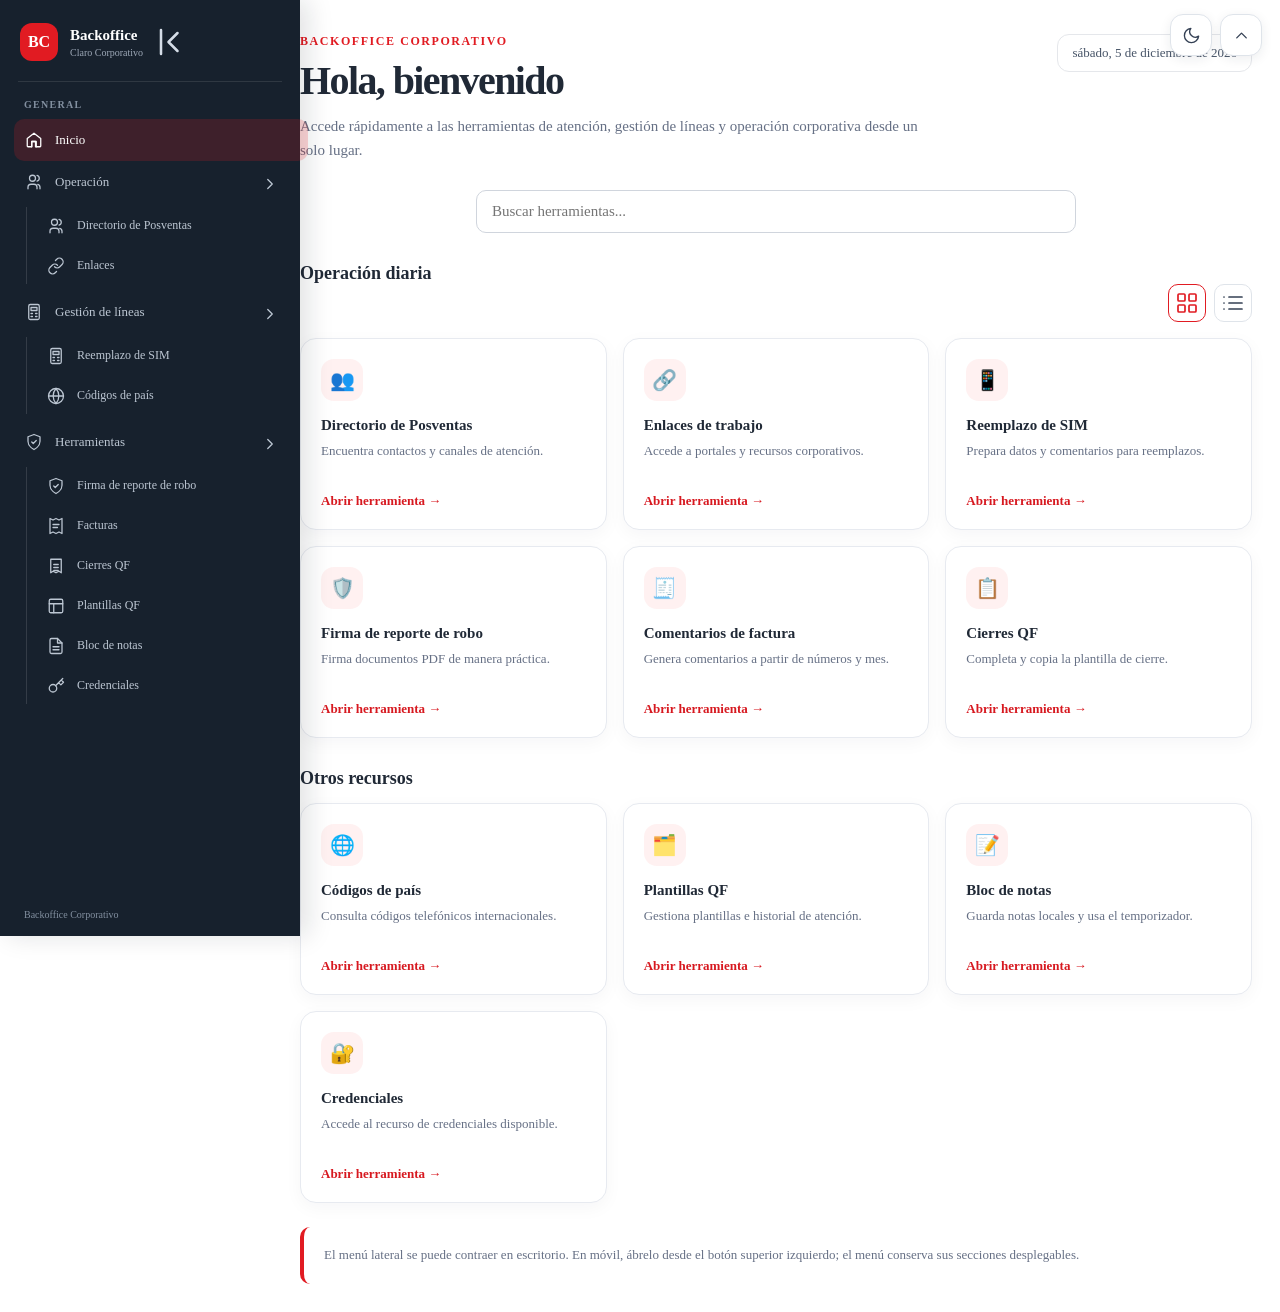
<file: index.html>
<!DOCTYPE html>
<html lang="es">
<head>
  <meta charset="UTF-8">
  <meta name="viewport" content="width=device-width, initial-scale=1.0">
  <meta name="theme-color" content="#202b39">
  <title>Inicio | Backoffice Corporativo</title>
  <link rel="stylesheet" href="sidebar.css">
  <script src="sidebar.js" defer></script>
  <style>
    :root { color-scheme: light; }
    .home-header { display:flex; align-items:flex-start; justify-content:space-between; gap:20px; margin:8px 0 28px; }
    .eyebrow { margin:0 0 8px; color:#e11b22; font-size:12px; font-weight:800; letter-spacing:.13em; text-transform:uppercase; }
    h1 { margin:0; color:#202936; font-size:clamp(28px,4vw,40px); letter-spacing:-.04em; }
    .welcome-copy { max-width:620px; margin:10px 0 0; color:#667085; font-size:15px; line-height:1.6; }
    .today { padding:10px 14px; border:1px solid #e5e7eb; border-radius:12px; background:#fff; color:#475467; font-size:13px; white-space:nowrap; }
    .section-heading { margin:30px 0 14px; color:#202936; font-size:18px; }
    .tools-grid { display:grid; grid-template-columns:repeat(auto-fit,minmax(min(100%,240px),1fr)); gap:16px; }
    .tool-card { display:flex; min-height:150px; flex-direction:column; padding:20px; border:1px solid #e7eaf0; border-radius:16px; background:#fff; box-shadow:0 5px 18px #17212d0a; color:inherit; text-decoration:none; transition:transform .18s ease,box-shadow .18s ease,border-color .18s ease; }
    .tool-card:hover { transform:translateY(-3px); border-color:#f1a3a5; box-shadow:0 12px 24px #17212d12; }
    .tool-icon { display:grid; place-items:center; width:42px; height:42px; margin-bottom:16px; border-radius:13px; background:#fff1f1; font-size:20px; }
    .tool-card h3 { margin:0; color:#202936; font-size:15px; }
    .tool-card p { margin:7px 0 0; color:#667085; font-size:13px; line-height:1.5; }
    .tool-card .arrow { margin-top:auto; padding-top:14px; color:#d71920; font-size:13px; font-weight:700; }
    .quick-note { margin-top:24px; padding:18px 20px; border-left:4px solid #e11b22; border-radius:10px; background:#fff; color:#667085; font-size:13px; line-height:1.6; }
    @media(max-width:600px) { .home-header { flex-direction:column; } .today { white-space:normal; } }
  </style>
</head>
<body>
  <main>
    <header class="home-header">
      <div>
        <p class="eyebrow">Backoffice Corporativo</p>
        <h1>Hola, bienvenido</h1>
        <p class="welcome-copy">Accede rápidamente a las herramientas de atención, gestión de líneas y operación corporativa desde un solo lugar.</p>
      </div>
      <div class="today" id="fechaActual" aria-label="Fecha actual"></div>
    </header>

    <section aria-labelledby="operacion-heading">
      <h2 class="section-heading" id="operacion-heading">Operación diaria</h2>
      <div class="tools-grid">
        <a class="tool-card" href="directorio_posventas.html"><span class="tool-icon">👥</span><h3>Directorio de Posventas</h3><p>Encuentra contactos y canales de atención.</p><span class="arrow">Abrir herramienta →</span></a>
        <a class="tool-card" href="enlaces.html"><span class="tool-icon">🔗</span><h3>Enlaces de trabajo</h3><p>Accede a portales y recursos corporativos.</p><span class="arrow">Abrir herramienta →</span></a>
        <a class="tool-card" href="reemplazo_sim.html"><span class="tool-icon">📱</span><h3>Reemplazo de SIM</h3><p>Prepara datos y comentarios para reemplazos.</p><span class="arrow">Abrir herramienta →</span></a>
        <a class="tool-card" href="firmador_automatico_robo.html"><span class="tool-icon">🛡️</span><h3>Firma de reporte de robo</h3><p>Firma documentos PDF de manera práctica.</p><span class="arrow">Abrir herramienta →</span></a>
        <a class="tool-card" href="facturas.html"><span class="tool-icon">🧾</span><h3>Comentarios de factura</h3><p>Genera comentarios a partir de números y mes.</p><span class="arrow">Abrir herramienta →</span></a>
        <a class="tool-card" href="cierres.html"><span class="tool-icon">📋</span><h3>Cierres QF</h3><p>Completa y copia la plantilla de cierre.</p><span class="arrow">Abrir herramienta →</span></a>
      </div>
    </section>

    <section aria-labelledby="recursos-heading">
      <h2 class="section-heading" id="recursos-heading">Otros recursos</h2>
      <div class="tools-grid">
        <a class="tool-card" href="codigos_pais.html"><span class="tool-icon">🌐</span><h3>Códigos de país</h3><p>Consulta códigos telefónicos internacionales.</p><span class="arrow">Abrir herramienta →</span></a>
        <a class="tool-card" href="plantillas.html"><span class="tool-icon">🗂️</span><h3>Plantillas QF</h3><p>Gestiona plantillas e historial de atención.</p><span class="arrow">Abrir herramienta →</span></a>
        <a class="tool-card" href="bloc.html"><span class="tool-icon">📝</span><h3>Bloc de notas</h3><p>Guarda notas locales y usa el temporizador.</p><span class="arrow">Abrir herramienta →</span></a>
        <a class="tool-card" href="credenciales.html"><span class="tool-icon">🔐</span><h3>Credenciales</h3><p>Accede al recurso de credenciales disponible.</p><span class="arrow">Abrir herramienta →</span></a>
      </div>
    </section>
    <aside class="quick-note">El menú lateral se puede contraer en escritorio. En móvil, ábrelo desde el botón superior izquierdo; el menú conserva sus secciones desplegables.</aside>
  </main>
  <script>
    document.getElementById('fechaActual').textContent = new Intl.DateTimeFormat('es-SV', { dateStyle: 'full' }).format(new Date());
  </script>
</body>
</html>
</file>
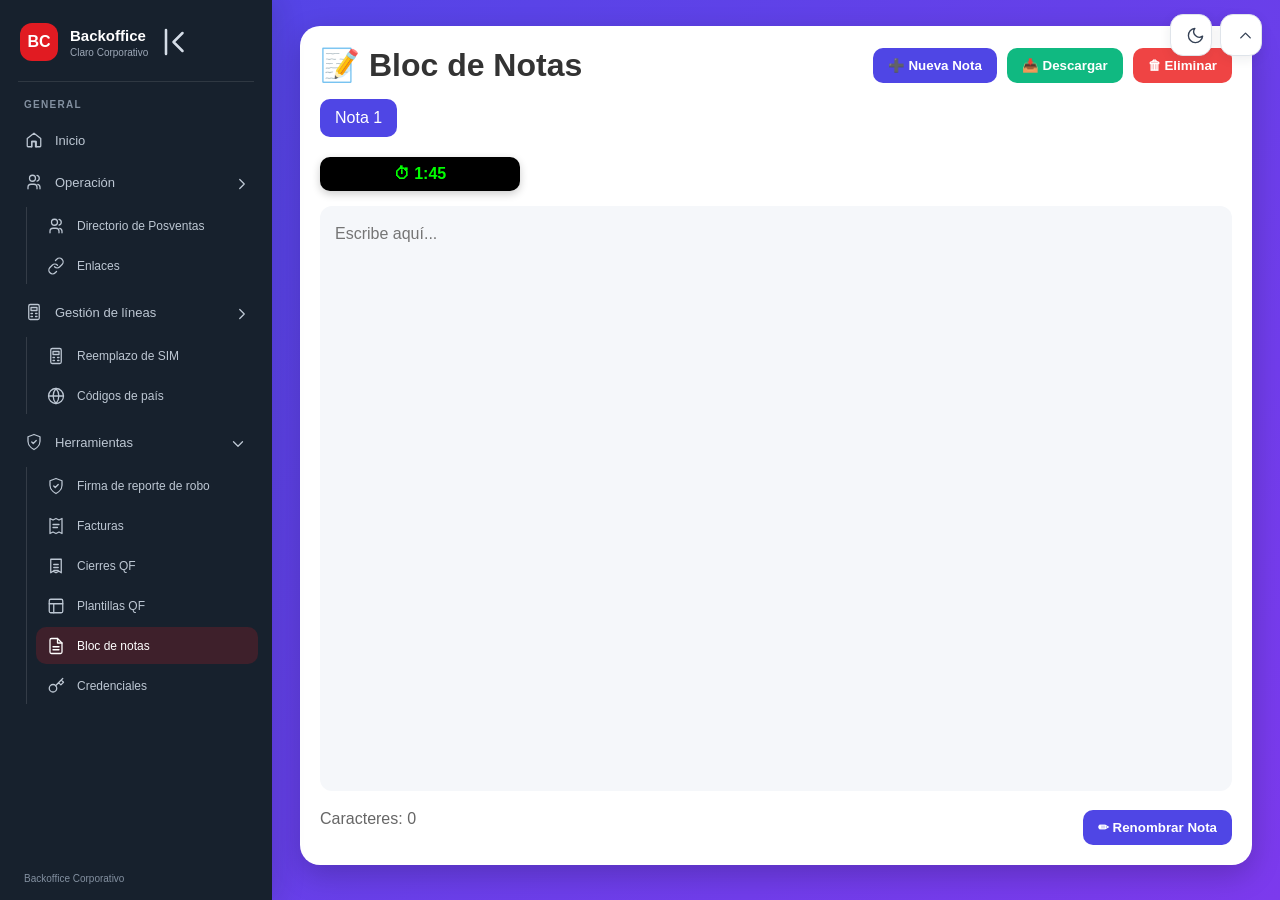
<file: bloc.html>
<!DOCTYPE html>
<html lang="es">
<head>
<meta charset="UTF-8">
<meta name="viewport" content="width=device-width, initial-scale=1.0">
<title>Bloc de Notas</title>
  <link rel="stylesheet" href="sidebar.css">
  <script src="sidebar.js" defer></script>
<style>
*{
    margin:0;
    padding:0;
    box-sizing:border-box;
    font-family:'Segoe UI',sans-serif;
}

body{
    background:linear-gradient(135deg,#4f46e5,#7c3aed);
    min-height:100vh;
    padding:20px;
}

.container{
    max-width:1200px;
    margin:auto;
    background:white;
    border-radius:20px;
    padding:20px;
    box-shadow:0 10px 30px rgba(0,0,0,.2);
}

header{
    display:flex;
    justify-content:space-between;
    align-items:center;
    flex-wrap:wrap;
    gap:10px;
    margin-bottom:15px;
}

h1{
    color:#333;
}

.top-buttons{
    display:flex;
    gap:10px;
    flex-wrap:wrap;
}

button{
    border:none;
    border-radius:10px;
    padding:10px 15px;
    cursor:pointer;
    font-weight:600;
    transition:.3s;
}

button:hover{
    transform:translateY(-2px);
}

.btn-primary{
    background:#4f46e5;
    color:white;
}

.btn-success{
    background:#10b981;
    color:white;
}

.btn-danger{
    background:#ef4444;
    color:white;
}

.tabs{
    display:flex;
    gap:8px;
    overflow-x:auto;
    margin-bottom:15px;
    padding-bottom:5px;
}

.tab{
    padding:10px 15px;
    background:#e5e7eb;
    border-radius:10px;
    cursor:pointer;
    white-space:nowrap;
    user-select:none;
}

.tab.active{
    background:#4f46e5;
    color:white;
}

textarea{
    width:100%;
    height:65vh;
    border:none;
    outline:none;
    resize:none;
    padding:15px;
    border-radius:12px;
    background:#f5f7fa;
    font-size:16px;
    line-height:1.6;
}

.footer{
    margin-top:15px;
    display:flex;
    justify-content:space-between;
    flex-wrap:wrap;
    gap:10px;
}

.counter{
    color:#666;
}

@media(max-width:768px){

    textarea{
        height:60vh;
    }

    .footer{
        flex-direction:column;
    }
}

.mini-timer{
    width:200px;
    text-align:center;
    background:#000000;
    color:rgb(0, 255, 0);
    font-weight:bold;
    padding:8px;
    border-radius:10px;
    cursor:pointer;
    user-select:none;
    margin-bottom:15px;
    box-shadow:0 3px 8px rgba(0,0,0,.2);
}

.mini-timer.running{
    background:#dc2626;
}

.mini-timer.finished{
    background:#16a34a;
}
</style>
</head>
<body>

<div class="container">

<header>
    <h1>📝 Bloc de Notas</h1>

    <div class="top-buttons">
        <button class="btn-primary" onclick="newNote()">➕ Nueva Nota</button>
        <button class="btn-success" onclick="downloadNote()">📥 Descargar</button>
        <button class="btn-danger" onclick="deleteNote()">🗑 Eliminar</button>
    </div>
</header>

<div class="tabs" id="tabs"></div>

<div class="mini-timer" id="timerBtn">
    ⏱ 1:45
</div>

<textarea id="editor" placeholder="Escribe aquí..."></textarea>

<div class="footer">
    <div class="counter">
        Caracteres: <span id="count">0</span>
    </div>

    <button class="btn-primary" onclick="renameNote()">
        ✏ Renombrar Nota
    </button>
</div>

</div>

<script>

let notes = JSON.parse(localStorage.getItem("notesTabs")) || [
    {
        id: Date.now(),
        title: "Nota 1",
        content: ""
    }
];

let activeIndex = 0;

const editor = document.getElementById("editor");
const tabs = document.getElementById("tabs");
const count = document.getElementById("count");

function saveData(){
    localStorage.setItem(
        "notesTabs",
        JSON.stringify(notes)
    );
}

function renderTabs(){

    tabs.innerHTML="";

    notes.forEach((note,index)=>{

        const tab=document.createElement("div");

        tab.className=
            "tab"+
            (index===activeIndex ? " active":"");

        tab.textContent=note.title;

        tab.onclick=()=>{
            activeIndex=index;
            loadNote();
        };

        tabs.appendChild(tab);

    });
}

function loadNote(){

    editor.value=notes[activeIndex].content;

    renderTabs();
    updateCounter();
}

function updateCounter(){
    count.textContent=editor.value.length;
}

editor.addEventListener("input",()=>{

    notes[activeIndex].content=
        editor.value;

    saveData();
    updateCounter();

});

function newNote(){

    const title=
        prompt("Nombre de la nueva nota:");

    if(!title) return;

    notes.push({
        id:Date.now(),
        title:title,
        content:""
    });

    activeIndex=
        notes.length-1;

    saveData();
    loadNote();
}

function renameNote(){

    const current=
        notes[activeIndex].title;

    const newName=
        prompt("Nuevo nombre:",current);

    if(!newName) return;

    notes[activeIndex].title=
        newName;

    saveData();
    renderTabs();
}

function deleteNote(){

    if(notes.length===1){
        alert(
          "Debe existir al menos una nota."
        );
        return;
    }

    if(
      confirm(
      "¿Eliminar esta nota?"
      )
    ){

        notes.splice(
            activeIndex,
            1
        );

        activeIndex=0;

        saveData();
        loadNote();
    }
}

function downloadNote(){

    const note=
        notes[activeIndex];

    const blob=
        new Blob(
            [note.content],
            {type:"text/plain"}
        );

    const link=
        document.createElement("a");

    link.href=
        URL.createObjectURL(blob);

    link.download=
        note.title + ".txt";

    link.click();

    URL.revokeObjectURL(
        link.href
    );
}

loadNote();

const timerBtn = document.getElementById("timerBtn");

const INITIAL_SECONDS = 105; // 1:45

let remainingSeconds = INITIAL_SECONDS;
let timerRunning = false;
let timerInterval = null;

function formatTime(seconds){

    const min = Math.floor(seconds / 60);
    const sec = seconds % 60;

    return `${min}:${sec.toString().padStart(2,"0")}`;
}

function updateTimerUI(){

    timerBtn.textContent =
        "⏱ " + formatTime(remainingSeconds);
}

timerBtn.addEventListener("click",()=>{

    if(!timerRunning){

        timerRunning = true;

        timerBtn.classList.add("running");

        timerInterval = setInterval(()=>{

            remainingSeconds--;

            updateTimerUI();

            if(remainingSeconds <= 0){

                clearInterval(timerInterval);

                timerRunning = false;

                timerBtn.classList.remove("running");
                timerBtn.classList.add("finished");

                timerBtn.textContent = "✅ 0:00";

                alert("Tiempo finalizado");
            }

        },1000);

    }else{

        clearInterval(timerInterval);

        timerRunning = false;

        remainingSeconds = INITIAL_SECONDS;

        timerBtn.classList.remove("running");
        timerBtn.classList.remove("finished");

        updateTimerUI();
    }

});

updateTimerUI();

</script>

</body>
</html>
</file>
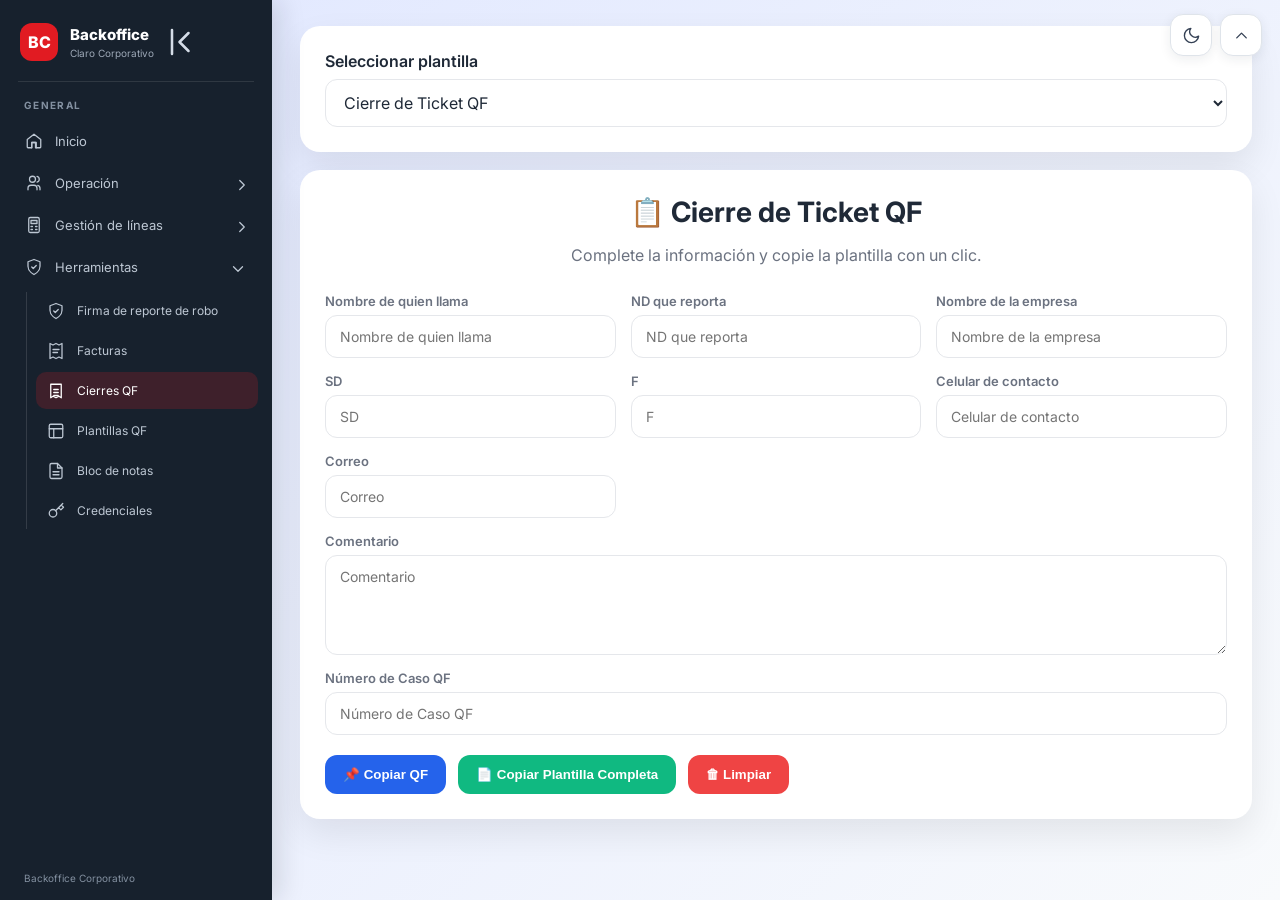
<file: cierres.html>
<!DOCTYPE html>
<html lang="es">
<head>
<meta charset="UTF-8">
<meta name="viewport" content="width=device-width, initial-scale=1.0">
<title>Plantillas y cierres QF</title>
<link href="https://fonts.googleapis.com/css2?family=Inter:wght@400;500;600;700&display=swap" rel="stylesheet">
<link rel="stylesheet" href="sidebar.css">
<script src="sidebar.js" defer></script>
<style>
:root{--primary:#2563eb;--success:#10b981;--danger:#ef4444;--text:#1f2937;--border:#e5e7eb;--muted:#6b7280}
*{box-sizing:border-box}
body{font-family:Inter,Arial,sans-serif;background:linear-gradient(135deg,#e0e7ff,#f8fafc);min-height:100vh;color:var(--text)}
.container{max-width:1100px;margin:auto}.card{background:#fff;border-radius:20px;padding:25px;margin-bottom:22px;box-shadow:0 15px 35px rgba(0,0,0,.08)}
h1,h2{text-align:center;color:var(--text);margin:0 0 14px}h1{font-size:28px}.subtitulo{text-align:center;color:var(--muted);margin:0 0 25px;line-height:1.55}.template-title{font-size:21px;text-align:left;margin-bottom:8px}.template-description{color:var(--muted);margin:0 0 20px;font-size:14px}
.selector-card{margin-bottom:18px}.selector-card label{display:block;margin-bottom:8px;font-weight:600}.selector-card select{width:100%;padding:12px 14px;border:1px solid var(--border);border-radius:12px;background:#fff;color:#1f2937;font:inherit}
.form-grid{display:grid;grid-template-columns:repeat(auto-fit,minmax(230px,1fr));gap:15px}.input-group{display:flex;flex-direction:column;gap:6px}.input-group label{font-size:13px;color:var(--muted);font-weight:600}.input-group input,.input-group textarea{width:100%;border:1px solid var(--border);border-radius:12px;padding:12px 14px;font:inherit;font-size:14px;background:#fff;color:#1f2937}.input-group input:focus,.input-group textarea:focus,.selector-card select:focus{outline:none;border-color:var(--primary);box-shadow:0 0 0 4px rgba(37,99,235,.15)}.input-group textarea{min-height:100px;resize:vertical}.full{grid-column:1/-1}
.botones{display:flex;flex-wrap:wrap;gap:12px;margin-top:20px}.botones button{border:0;border-radius:12px;padding:12px 18px;font-weight:600;cursor:pointer;color:#fff;transition:transform .2s,filter .2s}.botones button:hover{transform:translateY(-2px);filter:brightness(.95)}.btn-copy{background:var(--success)}.btn-qf{background:var(--primary)}.btn-clear{background:var(--danger)}[hidden]{display:none!important}
@media(max-width:600px){h1{font-size:23px}.card{padding:19px}.botones button{width:100%}.form-grid{grid-template-columns:1fr}}
</style>
</head>
<body>
<main class="container">
  <section class="card selector-card" aria-label="Seleccionar plantilla">
    <label for="plantilla-selector">Seleccionar plantilla</label>
    <select id="plantilla-selector">
      <option value="cierre">Cierre de Ticket QF</option>
      <option value="ticket">Ticket QF</option>
      <option value="facturacion">Facturación electrónica (FEL)</option>
      <option value="pago">Pago</option>
      <option value="falla">Reporte de falla</option>
    </select>
  </section>
  <section class="card" id="plantilla-activa" aria-live="polite"></section>
</main>
<script>
const plantillas={
  cierre:{titulo:'📋 Cierre de Ticket QF',descripcion:'Complete la información y copie la plantilla con un clic.',campos:[['Nombre de quien llama','nombre'],['ND que reporta','nd'],['Nombre de la empresa','empresa'],['SD','sd'],['F','f'],['Celular de contacto','celular'],['Correo','correo','email'],['Comentario','comentario','textarea','full'],['Número de Caso QF','casoQF','text','full']]},
  ticket:{titulo:'Plantilla de Ticket QF',descripcion:'Complete los datos del ticket y copie la plantilla completa.',campos:[['Id Ticket','ticket'],['Asunto','asunto'],['Usuario','usuario'],['QF','qf'],['Medio de contacto','medio','readonly','', 'Ticketera 360'],['Nombre de empresa','empresa'],['Nombre de quien solicita','solicitante'],['Correo','correo','email'],['ND del inconveniente','nd'],['Contactos','contactos'],['Solicita','solicitud','text','full'],['Comentario','comentario','textarea','full']]},
  facturacion:{titulo:'Plantilla de facturación electrónica',descripcion:'Complete la información relacionada con FEL y los DTE no recibidos.',campos:[['Nombre de quien llama','nombre'],['Número del que llama','numero'],['Empresa','empresa'],['ID cliente','idCliente'],['ND','nd'],['Correo electrónico FEL','correo','email'],['Tipo de documento (CCF o FCF)','tipoDocumento'],['Exento, Exportación o gravado IVA','tipoIva'],['DTE´s no recibidos','dte','textarea','full'],['Contactos','contactos','text','full'],['Comentario','comentario','textarea','full']]},
  pago:{titulo:'Plantilla de pago',descripcion:'Registre los datos del pago para copiar y compartir.',campos:[['Fecha de pago','fecha'],['Número de autorización bancaria','autorizacion'],['NPE o número de servicio','npe'],['Últimos 4 dígitos de la tarjeta utilizada','tarjeta','text','','','4'],['Monto cancelado','monto'],['Banco donde realizó el pago','banco']]},
  falla:{titulo:'Plantilla de reporte de falla',descripcion:'Complete los datos del reporte de falla para copiar la plantilla.',campos:[['Nombre','nombre'],['Teléfonos de fallas','telefonos'],['Error','error'],['Dirección específica (RR.SS. puede hacer uso de coordenadas)','direccion','textarea','full'],['Fecha de inicio de falla','fecha'],['Correo Electrónico','correo','email'],['Número de caso','caso'],['Contacto fijo u otro operador','contacto','text','full'],['Comentario','comentario','textarea','full']]}
};
const selector=document.getElementById('plantilla-selector');
const contenedor=document.getElementById('plantilla-activa');
function crearCampo(tipo,campo){
  const [etiqueta,nombre,formato='text',ancho='',valor='',maximo='']=campo;
  const grupo=document.createElement('div');grupo.className=`input-group ${ancho}`.trim();
  const id=`${tipo}-${nombre}`;const label=document.createElement('label');label.htmlFor=id;label.textContent=etiqueta;
  const input=document.createElement(formato==='textarea'?'textarea':'input');input.id=id;input.dataset.field=nombre;input.placeholder=etiqueta;
  if(formato==='email')input.type='email';if(formato==='readonly'){input.value=valor;input.readOnly=true;input.dataset.fixed='true'}if(maximo)input.maxLength=Number(maximo);
  grupo.append(label,input);return grupo;
}
function mostrarPlantilla(tipo){
  const plantilla=plantillas[tipo];contenedor.replaceChildren();
  const titulo=document.createElement(tipo==='cierre'?'h1':'h2');titulo.className=tipo==='cierre'?'':'template-title';titulo.textContent=plantilla.titulo;
  const descripcion=document.createElement('p');descripcion.className='subtitulo';descripcion.textContent=plantilla.descripcion;
  const grid=document.createElement('div');grid.className='form-grid';plantilla.campos.forEach(campo=>grid.appendChild(crearCampo(tipo,campo)));
  const botones=document.createElement('div');botones.className='botones';
  if(tipo==='cierre'){const qf=document.createElement('button');qf.type='button';qf.className='btn-qf';qf.textContent='📌 Copiar QF';qf.addEventListener('click',copiarQF);botones.append(qf)}
  const copiar=document.createElement('button');copiar.type='button';copiar.className='btn-copy';copiar.textContent='📄 Copiar Plantilla Completa';copiar.addEventListener('click',()=>copiarPlantilla(tipo));
  const limpiar=document.createElement('button');limpiar.type='button';limpiar.className='btn-clear';limpiar.textContent='🗑 Limpiar';limpiar.addEventListener('click',()=>limpiarFormulario(tipo));botones.append(copiar,limpiar);
  contenedor.append(titulo,descripcion,grid,botones);
}
function leer(tipo,campo){return contenedor.querySelector(`[data-field="${campo}"]`)?.value.trim()||''}
function obtenerTexto(tipo){
  if(tipo==='cierre')return `NOMBRE DE QUIEN LLAMA: ${leer(tipo,'nombre')}\nND QUE REPORTA: ${leer(tipo,'nd')}\nNOMBRE DE LA EMPRESA: ${leer(tipo,'empresa')}\nSD: ${leer(tipo,'sd')}\nF: ${leer(tipo,'f')}\nCELULAR DE CONTACTO: ${leer(tipo,'celular')}\nCORREO: ${leer(tipo,'correo')}\nCOMENTARIO: ${leer(tipo,'comentario')}\n\nSE PROCEDE CON CIERRE DE TICKET POR PÉRDIDA DE FLUJO QF-${leer(tipo,'casoQF')}`;
  if(tipo==='ticket')return `Id Ticket: ${leer(tipo,'ticket')}\nAsunto: ${leer(tipo,'asunto')}\nUsuario: ${leer(tipo,'usuario')}\n\nQF-${leer(tipo,'qf')}\n\nMedio de contacto: Ticketera 360\nNombre de empresa: ${leer(tipo,'empresa')}\nNombre de quien solicita: ${leer(tipo,'solicitante')}\nCorreo: ${leer(tipo,'correo')}\nND del inconveniente: ${leer(tipo,'nd')}\nContactos: ${leer(tipo,'contactos')}\nSolicita: ${leer(tipo,'solicitud')}\n\nComentario:\n${leer(tipo,'comentario')}`;
  return plantillas[tipo].campos.map(([etiqueta,campo])=>`${etiqueta}: ${leer(tipo,campo)}`).join('\n');
}
async function copiarPlantilla(tipo){const texto=obtenerTexto(tipo);try{await navigator.clipboard.writeText(texto);alert('Plantilla copiada al portapapeles.')}catch(error){const area=document.createElement('textarea');area.value=texto;document.body.appendChild(area);area.select();document.execCommand('copy');area.remove();alert('Plantilla copiada al portapapeles.')}}
function copiarQF(){const texto=`SE PROCEDE CON CIERRE DE TICKET POR PÉRDIDA DE FLUJO QF-${leer('cierre','casoQF')}`;navigator.clipboard.writeText(texto).then(()=>alert('QF copiado al portapapeles.')).catch(()=>alert(texto))}
function limpiarFormulario(tipo){contenedor.querySelectorAll('[data-field]:not([data-fixed])').forEach(campo=>campo.value='')}
selector.addEventListener('change',()=>mostrarPlantilla(selector.value));mostrarPlantilla(selector.value);
</script>
</body>
</html>
</file>
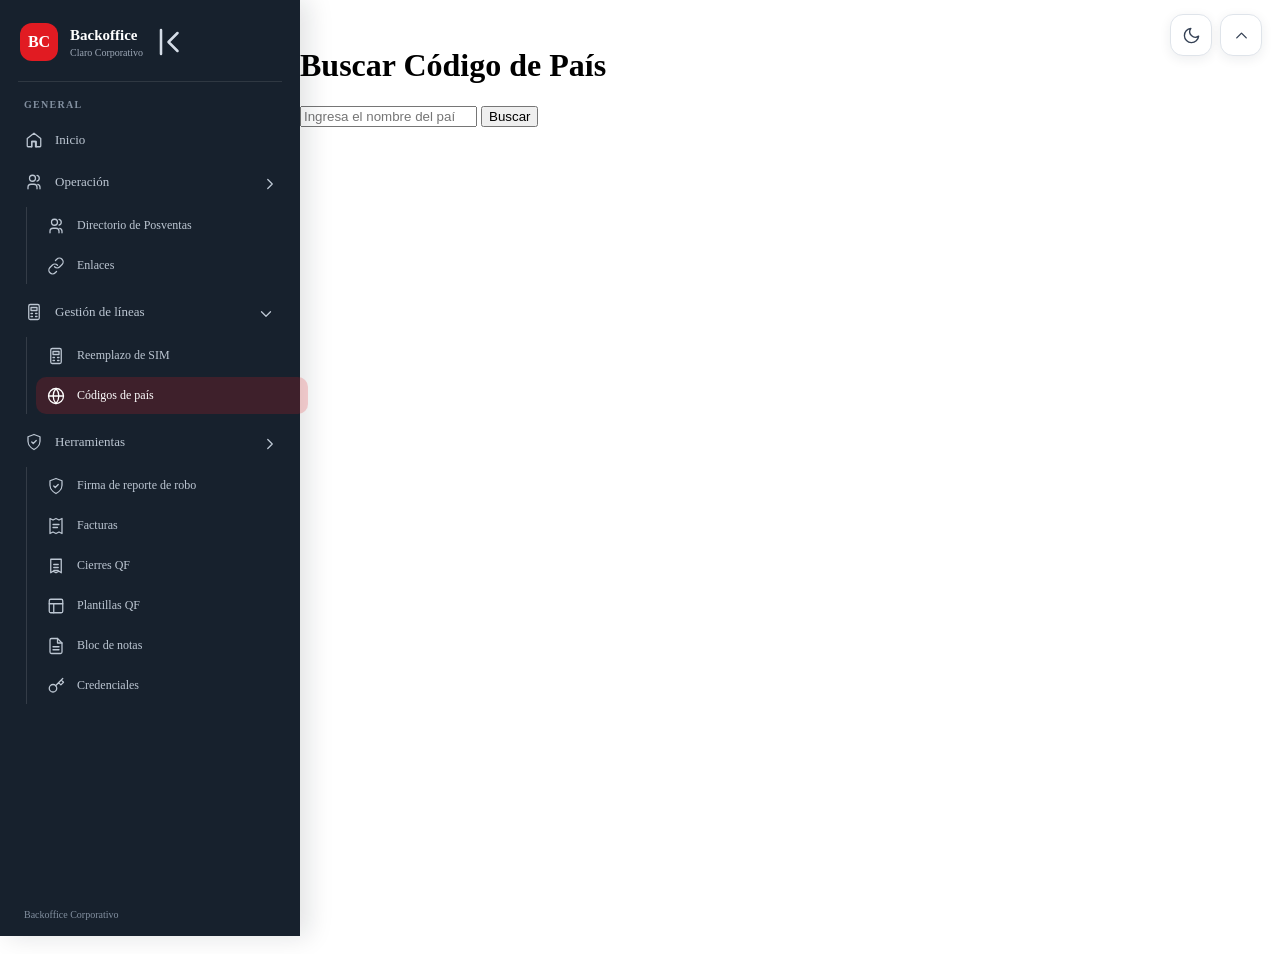
<file: codigos_pais.html>
<!DOCTYPE html>
<html lang="es">
<head>
    <meta charset="UTF-8">
    <meta name="viewport" content="width=device-width, initial-scale=1.0">
    <title>Buscar Código de País</title>
  <link rel="stylesheet" href="sidebar.css">
  <script src="sidebar.js" defer></script>  
</head>
<body>
    <h1>Buscar Código de País</h1>
    <input list="countries" id="searchInput" placeholder="Ingresa el nombre del país o ciudad">
    <datalist id="countries">
        <option value="Afganistán">
        <option value="Albania">
        <option value="Argelia">
        <option value="Andorra">
        <option value="Angola">
        <option value="Antigua y Barbuda">
        <option value="Argentina">
        <option value="Armenia">
        <option value="Australia">
        <option value="Austria">
        <option value="Azerbaiyán">
        <option value="Bahamas">
        <option value="Bangladés">
        <option value="Barbados">
        <option value="Baréin">
        <option value="Bélgica">
        <option value="Belice">
        <option value="Benín">
        <option value="Bermudas">
        <option value="Bielorrusia">
        <option value="Bolivia">
        <option value="Bosnia y Herzegovina">
        <option value="Botsuana">
        <option value="Brasil">
        <option value="Brunéi">
        <option value="Bulgaria">
        <option value="Burkina Faso">
        <option value="Burundi">
        <option value="Bután">
        <option value="Cabo Verde">
        <option value="Camboya">
        <option value="Camerún">
        <option value="Canadá">
        <option value="Catar">
        <option value="Chad">
        <option value="Chile">
        <option value="China">
        <option value="Chipre">
        <option value="Colombia">
        <option value="Comoras">
        <option value="Congo">
        <option value="Corea del Norte">
        <option value="Corea del Sur">
        <option value="Costa Rica">
        <option value="Croacia">
        <option value="Cuba">
        <option value="Dinamarca">
        <option value="Dominica">
        <option value="Ecuador">
        <option value="Egipto">
        <option value="El Salvador">
        <option value="Emiratos Árabes Unidos">
        <option value="Eritrea">
        <option value="Eslovaquia">
        <option value="Eslovenia">
        <option value="España">
        <option value="Estados Unidos">
        <option value="Estonia">
        <option value="Etiopía">
        <option value="Filipinas">
        <option value="Finlandia">
        <option value="Fiyi">
        <option value="Francia">
        <option value="Gabón">
        <option value="Gambia">
        <option value="Georgia">
        <option value="Ghana">
        <option value="Granada">
        <option value="Grecia">
        <option value="Guatemala">
        <option value="Guinea">
        <option value="Guinea-Bisáu">
        <option value="Guinea Ecuatorial">
        <option value="Guyana">
        <option value="Haití">
        <option value="Honduras">
        <option value="Hungría">
        <option value="India">
        <option value="Indonesia">
        <option value="Irak">
        <option value="Irán">
        <option value="Irlanda">
        <option value="Islandia">
        <option value="Islas Marshall">
        <option value="Islas Salomón">
        <option value="Israel">
        <option value="Italia">
        <option value="Jamaica">
        <option value="Japón">
        <option value="Jordania">
        <option value="Kazajistán">
        <option value="Kenia">
        <option value="Kirguistán">
        <option value="Kiribati">
        <option value="Kuwait">
        <option value="Laos">
        <option value="Lesoto">
        <option value="Letonia">
        <option value="Líbano">
        <option value="Liberia">
        <option value="Libia">
        <option value="Liechtenstein">
        <option value="Lituania">
        <option value="Luxemburgo">
        <option value="Macedonia del Norte">
        <option value="Madagascar">
        <option value="Malasia">
        <option value="Malaui">
        <option value="Maldivas">
        <option value="Malí">
        <option value="Malta">
        <option value="Marruecos">
        <option value="Mauricio">
        <option value="Mauritania">
        <option value="México">
        <option value="Micronesia">
        <option value="Moldavia">
        <option value="Mónaco">
        <option value="Mongolia">
        <option value="Montenegro">
        <option value="Mozambique">
        <option value="Namibia">
        <option value="Nauru">
        <option value="Nepal">
        <option value="Nicaragua">
        <option value="Níger">
        <option value="Nigeria">
        <option value="Noruega">
        <option value="Nueva Zelanda">
        <option value="Omán">
        <option value="Países Bajos">
        <option value="Pakistán">
        <option value="Palaos">
        <option value="Panamá">
        <option value="Papúa Nueva Guinea">
        <option value="Paraguay">
        <option value="Perú">
        <option value="Polonia">
        <option value="Portugal">
        <option value="Reino Unido">
        <option value="República Centroafricana">
        <option value="República Checa">
        <option value="República Dominicana">
        <option value="Ruanda">
        <option value="Rumania">
        <option value="Rusia">
        <option value="Samoa">
        <option value="San Cristóbal y Nieves">
        <option value="San Marino">
        <option value="San Vicente y las Granadinas">
        <option value="Santa Lucía">
        <option value="Santo Tomé y Príncipe">
        <option value="Senegal">
        <option value="Serbia">
        <option value="Seychelles">
        <option value="Sierra Leona">
        <option value="Singapur">
        <option value="Siria">
        <option value="Somalia">
        <option value="Sri Lanka">
        <option value="Suazilandia">
        <option value="Sudáfrica">
        <option value="Sudán">
        <option value="Suecia">
        <option value="Suiza">
        <option value="Surinam">
        <option value="Tailandia">
        <option value="Tanzania">
        <option value="Tayikistán">
        <option value="Timor Oriental">
        <option value="Togo">
        <option value="Tonga">
        <option value="Trinidad y Tobago">
        <option value="Túnez">
        <option value="Turkmenistán">
        <option value="Turquía">
        <option value="Tuvalu">
        <option value="Ucrania">
        <option value="Uganda">
        <option value="Uruguay">
        <option value="Uzbekistán">
        <option value="Vanuatu">
        <option value="Venezuela">
        <option value="Vietnam">
        <option value="Yemen">
        <option value="Yibuti">
        <option value="Zambia">
        <option value="Zimbabue">
    </datalist>
    <button onclick="searchCountryCode()">Buscar</button>
    <p id="result"></p>

   <script>
        const countryCodes = {
            "Afganistán": "+93",
            "Albania": "+355",
            "Argelia": "+213",
            "Andorra": "+376",
            "Angola": "+244",
            "Antigua y Barbuda": "+1-268",
            "Argentina": "+54",
            "Armenia": "+374",
            "Australia": "+61",
            "Austria": "+43",
            "Azerbaiyán": "+994",
            "Bahamas": "+1-242",
            "Bangladés": "+880",
            "Barbados": "+1-246",
            "Baréin": "+973",
            "Bélgica": "+32",
            "Belice": "+501",
            "Benín": "+229",
            "Bermudas": "+1-441",
            "Bielorrusia": "+375",
            "Bolivia": "+591",
            "Bosnia y Herzegovina": "+387",
            "Botsuana": "+267",
            "Brasil": "+55",
            "Brunéi": "+673",
            "Bulgaria": "+359",
            "Burkina Faso": "+226",
            "Burundi": "+257",
            "Bután": "+975",
            "Cabo Verde": "+238",
            "Camboya": "+855",
            "Camerún": "+237",
            "Canadá": "+1",
            "Catar": "+974",
            "Chad": "+235",
            "Chile": "+56",
            "China": "+86",
            "Chipre": "+357",
            "Colombia": "+57",
            "Comoras": "+269",
            "Congo": "+242",
            "Corea del Norte": "+850",
            "Corea del Sur": "+82",
            "Costa Rica": "+506",
            "Croacia": "+385",
            "Cuba": "+53",
            "Dinamarca": "+45",
            "Dominica": "+1-767",
            "Ecuador": "+593",
            "Egipto": "+20",
            "El Salvador": "+503",
            "Emiratos Árabes Unidos": "+971",
            "Eritrea": "+291",
            "Eslovaquia": "+421",
            "Eslovenia": "+386",
            "España": "+34",
            "Estados Unidos": "+1",
            "Estonia": "+372",
            "Etiopía": "+251",
            "Filipinas": "+63",
            "Finlandia": "+358",
            "Fiyi": "+679",
            "Francia": "+33",
            "Gabón": "+241",
            "Gambia": "+220",
            "Georgia": "+995",
            "Ghana": "+233",
            "Granada": "+1-473",
            "Grecia": "+30",
            "Guatemala": "+502",
            "Guinea": "+224",
            "Guinea-Bisáu": "+245",
            "Guinea Ecuatorial": "+240",
            "Guyana": "+592",
            "Haití": "+509",
            "Honduras": "+504",
            "Hungría": "+36",
            "India": "+91",
            "Indonesia": "+62",
            "Irak": "+964",
            "Irán": "+98",
            "Irlanda": "+353",
            "Islandia": "+354",
            "Islas Marshall": "+692",
            "Islas Salomón": "+677",
            "Israel": "+972",
            "Italia": "+39",
            "Jamaica": "+1-876",
            "Japón": "+81",
            "Jordania": "+962",
            "Kazajistán": "+7",
            "Kenia": "+254",
            "Kirguistán": "+996",
            "Kiribati": "+686",
            "Kuwait": "+965",
            "Laos": "+856",
            "Lesoto": "+266",
            "Letonia": "+371",
            "Líbano": "+961",
            "Liberia": "+231",
            "Libia": "+218",
            "Liechtenstein": "+423",
            "Lituania": "+370",
            "Luxemburgo": "+352",
            "Macedonia del Norte": "+389",
            "Madagascar": "+261",
            "Malasia": "+60",
            "Malaui": "+265",
            "Maldivas": "+960",
            "Malí": "+223",
            "Malta": "+356",
            "Marruecos": "+212",
            "Mauricio": "+230",
            "Mauritania": "+222",
            "México": "+52",
            "Micronesia": "+691",
            "Moldavia": "+373",
            "Mónaco": "+377",
            "Mongolia": "+976",
            "Montenegro": "+382",
            "Mozambique": "+258",
            "Namibia": "+264",
            "Nauru": "+674",
            "Nepal": "+977",
            "Nicaragua": "+505",
            "Níger": "+227",
            "Nigeria": "+234",
            "Noruega": "+47",
            "Nueva Zelanda": "+64",
            "Omán": "+968",
            "Países Bajos": "+31",
            "Pakistán": "+92",
            "Palaos": "+680",
            "Panamá": "+507",
            "Papúa Nueva Guinea": "+675",
            "Paraguay": "+595",
            "Perú": "+51",
            "Polonia": "+48",
            "Portugal": "+351",
            "Reino Unido": "+44",
            "República Centroafricana": "+236",
            "República Checa": "+420",
            "República Dominicana": "+1-809",
            "Ruanda": "+250",
            "Rumania": "+40",
            "Rusia": "+7",
            "Samoa": "+685",
            "San Cristóbal y Nieves": "+1-869",
            "San Marino": "+378",
            "San Vicente y las Granadinas": "+1-784",
            "Santa Lucía": "+1-758",
            "Santo Tomé y Príncipe": "+239",
            "Senegal": "+221",
            "Serbia": "+381",
            "Seychelles": "+248",
            "Sierra Leona": "+232",
            "Singapur": "+65",
            "Siria": "+963",
            "Somalia": "+252",
            "Sri Lanka": "+94",
            "Suazilandia": "+268",
            "Sudáfrica": "+27",
            "Sudán": "+249",
            "Suecia": "+46",
            "Suiza": "+41",
            "Surinam": "+597",
            "Tailandia": "+66",
            "Tanzania": "+255",
            "Tayikistán": "+992",
            "Timor Oriental": "+670",
            "Togo": "+228",
            "Tonga": "+676",
            "Trinidad y Tobago": "+1-868",
            "Túnez": "+216",
            "Turkmenistán": "+993",
            "Turquía": "+90",
            "Tuvalu": "+688",
            "Ucrania": "+380",
            "Uganda": "+256",
            "Uruguay": "+598",
            "Uzbekistán": "+998",
            "Vanuatu": "+678",
            "Venezuela": "+58",
            "Vietnam": "+84",
            "Yemen": "+967",
            "Yibuti": "+253",
            "Zambia": "+260",
            "Zimbabue": "+263"
        };

        function searchCountryCode() {
            const input = document.getElementById('searchInput').value.trim();
            const result = document.getElementById('result');
            const code = countryCodes[input];

            if (code) {
                result.textContent = `El código de país para ${input} es ${code}.`;
            } else {
                result.textContent = `No se encontró el código de país para ${input}.`;
            }
        }
    </script>
</body>
</html>
</file>
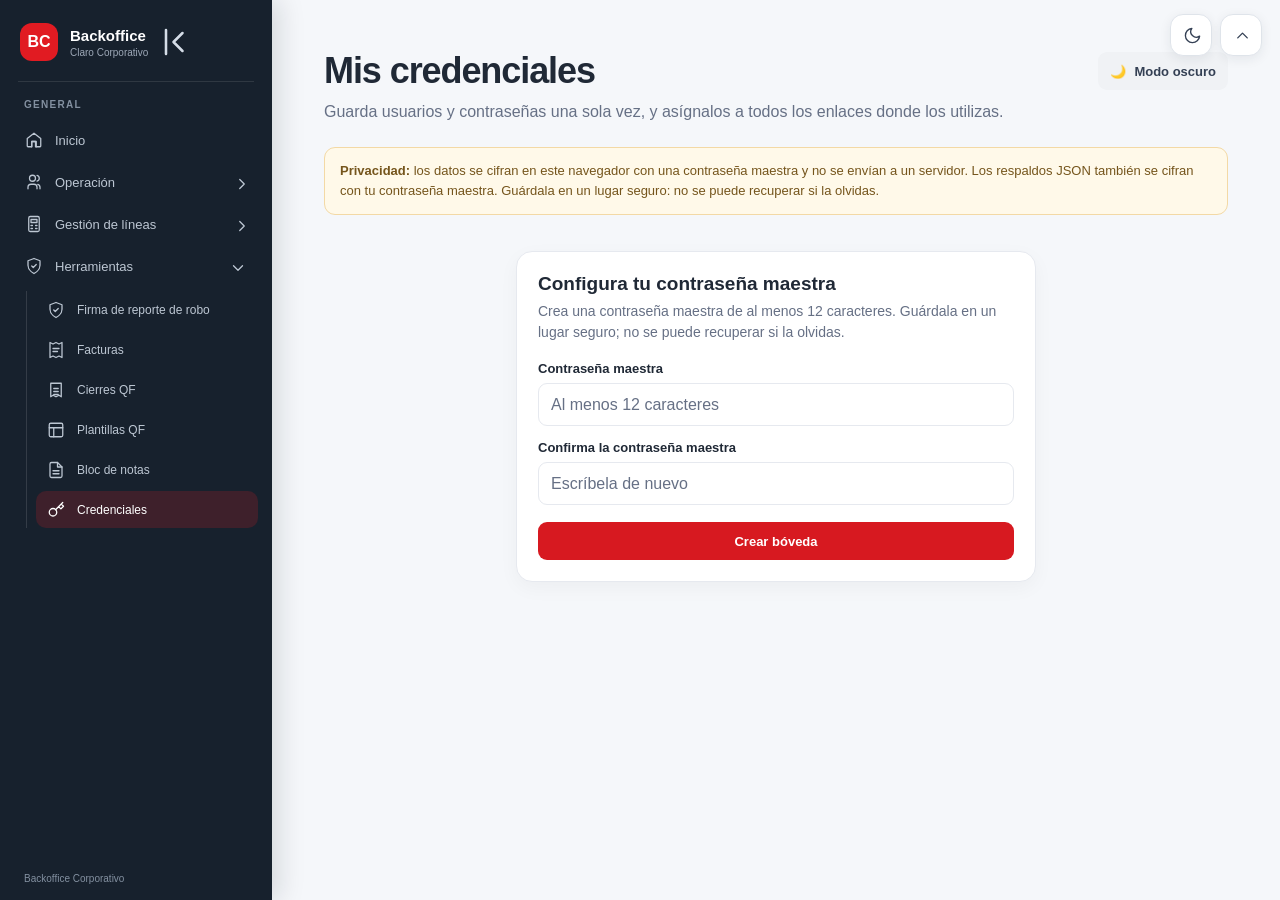
<file: credenciales.html>
<!DOCTYPE html>
<html lang="es">
<head>
  <meta charset="UTF-8">
  <meta name="viewport" content="width=device-width, initial-scale=1.0">
  <meta name="theme-color" content="#202b39">
  <title>Credenciales | Backoffice Corporativo</title>
  <link rel="stylesheet" href="sidebar.css">
  <script src="sidebar.js" defer></script>
  <style>
    :root{color-scheme:light;--ink:#202936;--muted:#667085;--line:#e6e9ef;--red:#d71920;--bg:#f5f7fa;--panel:#fff;--field:#fff;--soft:#f7f8fa;--button:#f0f2f5;--button-ink:#344054;--link:#175cd3;--note-bg:#fff9e9;--note-border:#f3d9a5;--note-ink:#75551c}
    :root[data-theme="dark"]{color-scheme:dark;--ink:#edf1f7;--muted:#a0a9b8;--line:#384253;--red:#ff555b;--bg:#11151c;--panel:#1b222d;--field:#141a23;--soft:#232c39;--button:#303a49;--button-ink:#e7ebf2;--link:#8ab4ff;--note-bg:#332b1c;--note-border:#66502a;--note-ink:#f3d99e}
    *{box-sizing:border-box}body{margin:0;background:var(--bg);color:var(--ink);font-family:Arial,sans-serif;transition:background .2s,color .2s}main{max-width:1100px;margin:0 auto;padding:24px}h1{margin:0;font-size:clamp(26px,4vw,36px);letter-spacing:-.03em}.page-heading{display:flex;align-items:center;justify-content:space-between;gap:16px}.intro{margin:8px 0 22px;color:var(--muted);line-height:1.55}.panel{padding:21px;border:1px solid var(--line);border-radius:16px;background:var(--panel);box-shadow:0 6px 20px #0000000a}.security-note{margin:0 0 20px;padding:13px 15px;border:1px solid var(--note-border);border-radius:11px;background:var(--note-bg);color:var(--note-ink);font-size:13px;line-height:1.55}.auth-panel{max-width:520px;margin:36px auto}.auth-panel h2,.panel h2{margin:0 0 8px;font-size:19px}.auth-copy,.panel-copy{margin:0 0 18px;color:var(--muted);font-size:14px;line-height:1.5}label{display:block;margin:0 0 7px;color:var(--ink);font-size:13px;font-weight:700}input,select{width:100%;min-height:43px;padding:10px 12px;border:1px solid var(--line);border-radius:9px;background:var(--field);color:var(--ink);font:inherit}input::placeholder{color:var(--muted)}input:focus,select:focus{outline:3px solid #d7192020;border-color:var(--red)}.field{margin-bottom:14px}button{min-height:38px;padding:9px 12px;border:0;border-radius:9px;background:var(--button);color:var(--button-ink);font:700 13px Arial,sans-serif;cursor:pointer}button:hover{filter:brightness(.96)}button:focus-visible,a:focus-visible{outline:3px solid #d7192050;outline-offset:2px}.primary{background:var(--red);color:#fff}.danger{background:#fff0f0;color:#b42318}:root[data-theme="dark"] .danger{background:#492b30;color:#ffb4b8}.auth-panel .primary{width:100%;margin-top:3px}.theme-toggle{display:inline-flex;align-items:center;gap:8px;white-space:nowrap}.topbar{display:flex;align-items:center;justify-content:space-between;gap:14px;margin-bottom:18px}.topbar .intro{margin:0}.top-actions{display:flex;align-items:center;gap:9px}.workspace{display:grid;grid-template-columns:repeat(2,minmax(0,1fr));gap:18px;align-items:start}.panel h2{margin-bottom:6px}.panel-copy{margin-bottom:17px}.form-actions{display:flex;gap:9px}.form-actions button{flex:1}.list-toolbar{display:flex;align-items:center;justify-content:space-between;gap:12px;margin:22px 0 12px}.list-toolbar h2{margin:0}.count{color:var(--muted);font-size:13px;white-space:nowrap}.account-list{display:grid;gap:13px}.account-card{padding:17px;border:1px solid var(--line);border-radius:13px;background:var(--panel)}.account-head{display:flex;justify-content:space-between;align-items:flex-start;gap:12px}.account-head h3{margin:0;overflow-wrap:anywhere;font-size:16px}.account-username{margin:5px 0 0;color:var(--muted);font-size:13px;overflow-wrap:anywhere}.actions{display:flex;gap:7px;flex-wrap:wrap;justify-content:flex-end}.actions button{min-height:32px;padding:7px 9px;font-size:12px}.credential-row{display:flex;align-items:center;justify-content:space-between;gap:10px;margin-top:13px;padding-top:12px;border-top:1px solid var(--line)}.credential-row span{color:var(--muted);font-size:12px}.credential-row button,.link-actions button{min-height:31px;padding:6px 9px;font-size:12px}.link-list{display:grid;gap:9px;margin-top:14px}.link-item{display:flex;align-items:center;justify-content:space-between;gap:10px;padding:11px;border-radius:10px;background:var(--soft)}.link-info{min-width:0}.link-title{display:block;margin-bottom:4px;color:var(--ink);font-size:13px;font-weight:700}.link-url{display:block;max-width:100%;overflow-wrap:anywhere;color:var(--link);font-size:12px}.link-actions{display:flex;flex:none;gap:6px}.empty{padding:25px 12px;color:var(--muted);text-align:center;font-size:14px}.backup-actions{display:flex;gap:10px;flex-wrap:wrap}.backup-actions button{flex:1;min-width:180px}.backup-hint{margin:14px 0 0;color:var(--muted);font-size:13px;line-height:1.5}#importFile{display:none}#toast{position:fixed;right:22px;bottom:22px;z-index:2000;padding:12px 16px;border-radius:10px;background:#202936;color:#fff;box-shadow:0 8px 22px #10182830;font-size:14px;opacity:0;transform:translateY(8px);pointer-events:none;transition:.2s}#toast.visible{opacity:1;transform:translateY(0)}[hidden]{display:none!important}@media(max-width:850px){.workspace{grid-template-columns:1fr}}@media(max-width:560px){main{padding:20px 15px}.panel{padding:17px}.page-heading{align-items:flex-start}.topbar{align-items:flex-start;flex-direction:column}.account-head{flex-direction:column}.actions{justify-content:flex-start}.link-item{align-items:flex-start;flex-direction:column}.backup-actions{flex-direction:column}}
  </style>
</head>
<body>
  <main>
    <header>
      <div class="page-heading"><h1>Mis credenciales</h1><button class="theme-toggle" id="themeToggle" type="button" aria-pressed="false" aria-label="Activar modo oscuro"><span id="themeIcon" aria-hidden="true">🌙</span><span id="themeLabel">Modo oscuro</span></button></div>
      <p class="intro">Guarda usuarios y contraseñas una sola vez, y asígnalos a todos los enlaces donde los utilizas.</p>
    </header>
    <p class="security-note"><strong>Privacidad:</strong> los datos se cifran en este navegador con una contraseña maestra y no se envían a un servidor. Los respaldos JSON también se cifran con tu contraseña maestra. Guárdala en un lugar seguro: no se puede recuperar si la olvidas.</p>
    <section class="panel auth-panel" id="authPanel" aria-labelledby="authTitle">
      <h2 id="authTitle">Configura tu contraseña maestra</h2><p class="auth-copy" id="authCopy">Crea una contraseña maestra para cifrar tu bóveda. No se puede recuperar si la olvidas.</p>
      <form id="authForm"><div class="field"><label for="masterPassword">Contraseña maestra</label><input id="masterPassword" type="password" autocomplete="current-password" required minlength="12" placeholder="Al menos 12 caracteres"></div><div class="field" id="confirmField"><label for="confirmPassword">Confirma la contraseña maestra</label><input id="confirmPassword" type="password" autocomplete="new-password" minlength="12" placeholder="Escríbela de nuevo"></div><button class="primary" id="unlockButton" type="submit">Crear bóveda</button></form>
    </section>
    <section id="vault" hidden>
      <div class="topbar"><p class="intro">Bóveda desbloqueada en este dispositivo.</p><div class="top-actions"><button class="theme-toggle" type="button" data-theme-toggle aria-label="Cambiar tema"><span aria-hidden="true">🌙</span><span>Modo oscuro</span></button><button type="button" id="lockButton">Bloquear bóveda</button></div></div>
      <section class="panel" aria-labelledby="backupTitle" style="margin-bottom:18px"><h2 id="backupTitle">Respaldo en archivo JSON</h2><p class="panel-copy">Exporta una copia cifrada o importa un respaldo creado desde esta página. El archivo no contiene credenciales legibles: necesitarás tu contraseña maestra para abrirlo.</p><div class="backup-actions"><button class="primary" type="button" id="exportButton">Exportar respaldo JSON</button><button type="button" id="importButton">Importar respaldo JSON</button><input id="importFile" type="file" accept=".json,application/json"></div><p class="backup-hint">La importación combinará las cuentas del archivo con las actuales; los identificadores repetidos se evitarán automáticamente. Conserva el archivo en un lugar privado.</p></section>
      <div class="workspace">
        <section class="panel" aria-labelledby="accountFormTitle"><h2 id="accountFormTitle">Guardar usuario y contraseña</h2><p class="panel-copy">Crea un perfil de acceso. Luego podrás asociarlo a uno o varios enlaces.</p><form id="accountForm"><div class="field"><label for="accountName">Nombre para identificarlo</label><input id="accountName" maxlength="120" required placeholder="Ej. Usuario de atención"></div><div class="field"><label for="username">Usuario</label><input id="username" maxlength="200" required autocomplete="off" placeholder="Nombre de usuario o correo"></div><div class="field"><label for="accountPassword">Contraseña</label><input id="accountPassword" type="password" maxlength="2048" required autocomplete="new-password" placeholder="Contraseña de acceso"></div><div class="form-actions"><button class="primary" id="saveAccountButton" type="submit">Guardar usuario</button><button type="button" id="cancelAccountEdit" hidden>Cancelar</button></div></form></section>
        <section class="panel" aria-labelledby="linkFormTitle"><h2 id="linkFormTitle">Asociar un enlace</h2><p class="panel-copy">Elige un usuario guardado y agrega un enlace donde se utiliza.</p><form id="linkForm"><div class="field"><label for="accountSelect">Usuario y contraseña</label><select id="accountSelect" required><option value="">Primero guarda un usuario</option></select></div><div class="field"><label for="linkName">Nombre del enlace</label><input id="linkName" maxlength="120" required placeholder="Ej. Portal de operaciones"></div><div class="field"><label for="linkUrl">Enlace</label><input id="linkUrl" type="url" maxlength="2048" required placeholder="https://ejemplo.com"></div><div class="form-actions"><button class="primary" id="saveLinkButton" type="submit">Agregar enlace</button><button type="button" id="cancelLinkEdit" hidden>Cancelar</button></div></form></section>
      </div>
      <div class="list-toolbar"><h2>Usuarios guardados</h2><span class="count" id="count">0 usuarios</span></div><div class="field"><label for="search">Buscar usuarios o enlaces</label><input id="search" type="search" placeholder="Buscar por nombre, usuario o enlace…"></div><div class="account-list" id="accountList" aria-live="polite"></div>
    </section>
  </main>
  <div id="toast" role="status" aria-live="polite"></div>
  <script>
    (()=>{'use strict';
      const STORAGE_KEY='backoffice-credential-vault-v1',THEME_KEY='backoffice-credentials-theme',ITERATIONS=310000,EXPORT_FORMAT='backoffice-credential-backup';
      const $=id=>document.getElementById(id);let vaultKey=null,accounts=[],editingAccountId=null,editingLink=null,toastTimer;
      const encode=bytes=>btoa(String.fromCharCode(...new Uint8Array(bytes))),decode=value=>Uint8Array.from(atob(value),char=>char.charCodeAt(0));
      const getStoredVault=()=>{try{return JSON.parse(localStorage.getItem(STORAGE_KEY)||'null')}catch{return null}};
      const secureCryptoAvailable=()=>Boolean(window.crypto&&window.crypto.subtle);
      const showToast=message=>{$('toast').textContent=message;$('toast').classList.add('visible');clearTimeout(toastTimer);toastTimer=setTimeout(()=>$('toast').classList.remove('visible'),3200)};
      const applyTheme=theme=>{const dark=theme==='dark';document.documentElement.dataset.theme=dark?'dark':'light';document.querySelectorAll('[data-theme-toggle],#themeToggle').forEach(button=>{button.setAttribute('aria-pressed',String(dark));button.setAttribute('aria-label',dark?'Activar modo claro':'Activar modo oscuro');const icon=button.querySelector('span[aria-hidden="true"]'),label=button.querySelector('span:not([aria-hidden])');if(icon)icon.textContent=dark?'☀️':'🌙';if(label)label.textContent=dark?'Modo claro':'Modo oscuro'});try{localStorage.setItem(THEME_KEY,dark?'dark':'light')}catch{}};
      document.querySelectorAll('[data-theme-toggle],#themeToggle').forEach(button=>button.addEventListener('click',()=>applyTheme(document.documentElement.dataset.theme==='dark'?'light':'dark')));let savedTheme='light';try{savedTheme=localStorage.getItem(THEME_KEY)||'light'}catch{}applyTheme(savedTheme);
      const deriveKey=async(password,salt)=>{const material=await crypto.subtle.importKey('raw',new TextEncoder().encode(password),'PBKDF2',false,['deriveKey']);return crypto.subtle.deriveKey({name:'PBKDF2',salt,iterations:ITERATIONS,hash:'SHA-256'},material,{name:'AES-GCM',length:256},false,['encrypt','decrypt'])};
      const saveVault=async()=>{const stored=getStoredVault();if(!stored?.salt)throw new Error('No se encontró la bóveda local.');const iv=crypto.getRandomValues(new Uint8Array(12)),data=new TextEncoder().encode(JSON.stringify({schema:2,accounts})),ciphertext=await crypto.subtle.encrypt({name:'AES-GCM',iv},vaultKey,data);localStorage.setItem(STORAGE_KEY,JSON.stringify({version:1,salt:stored.salt,iv:encode(iv),ciphertext:encode(ciphertext)}))};
      const normalizeAccounts=data=>{if(Array.isArray(data))data={schema:2,accounts:data};if(!data||data.schema!==2||!Array.isArray(data.accounts))throw new Error('El contenido de la bóveda no es válido.');return data.accounts.map((item,index)=>{if(!item||typeof item!=='object')throw new Error(`La cuenta ${index+1} del archivo no es válida.`);const name=typeof item.name==='string'?item.name:'',username=typeof item.username==='string'?item.username:'',password=typeof item.password==='string'?item.password:'';if(!name||!username||!password)throw new Error(`A la cuenta ${index+1} le faltan datos obligatorios.`);const links=Array.isArray(item.links)?item.links.map((link,linkIndex)=>{if(!link||typeof link.name!=='string'||typeof link.url!=='string')throw new Error(`El enlace ${linkIndex+1} de la cuenta ${index+1} no es válido.`);let url;try{url=new URL(link.url)}catch{throw new Error('El respaldo contiene un enlace inválido.')}if(!['http:','https:'].includes(url.protocol))throw new Error('El respaldo contiene un enlace no permitido.');return{id:typeof link.id==='string'&&link.id?link.id:crypto.randomUUID(),name:link.name,url:link.href}}):[];return{id:typeof item.id==='string'&&item.id?item.id:crypto.randomUUID(),name,username,password,links}})};
      const configureAuth=()=>{const exists=Boolean(getStoredVault());$('authTitle').textContent=exists?'Desbloquea tu bóveda':'Configura tu contraseña maestra';$('authCopy').textContent=exists?'Ingresa tu contraseña maestra para consultar tus accesos.':'Crea una contraseña maestra de al menos 12 caracteres. Guárdala en un lugar seguro; no se puede recuperar si la olvidas.';$('confirmField').hidden=exists;$('confirmPassword').required=!exists;$('masterPassword').minLength=exists?1:12;$('masterPassword').autocomplete=exists?'current-password':'new-password';$('masterPassword').placeholder=exists?'Contraseña maestra':'Al menos 12 caracteres';$('unlockButton').textContent=exists?'Desbloquear bóveda':'Crear bóveda';$('authPanel').hidden=false;$('vault').hidden=true};
      const unlock=async password=>{const stored=getStoredVault();if(!stored){const salt=crypto.getRandomValues(new Uint8Array(16));vaultKey=await deriveKey(password,salt);localStorage.setItem(STORAGE_KEY,JSON.stringify({version:1,salt:encode(salt),iv:'',ciphertext:''}));accounts=[];await saveVault()}else{if(stored.version!==1||!stored.salt||!stored.iv||!stored.ciphertext)throw new Error('La bóveda guardada no tiene un formato válido.');vaultKey=await deriveKey(password,decode(stored.salt));const cleartext=await crypto.subtle.decrypt({name:'AES-GCM',iv:decode(stored.iv)},vaultKey,decode(stored.ciphertext));accounts=normalizeAccounts(JSON.parse(new TextDecoder().decode(cleartext)))}$('authForm').reset();$('authPanel').hidden=true;$('vault').hidden=false;refreshAccountSelect();renderAccounts()};
      const lock=()=>{vaultKey=null;accounts=[];editingAccountId=null;editingLink=null;$('accountForm').reset();$('linkForm').reset();configureAuth();$('masterPassword').focus()};
      const resetAccountForm=()=>{editingAccountId=null;$('accountForm').reset();$('accountFormTitle').textContent='Guardar usuario y contraseña';$('saveAccountButton').textContent='Guardar usuario';$('cancelAccountEdit').hidden=true};
      const resetLinkForm=()=>{editingLink=null;$('linkForm').reset();$('linkFormTitle').textContent='Asociar un enlace';$('saveLinkButton').textContent='Agregar enlace';$('cancelLinkEdit').hidden=true};
      const refreshAccountSelect=()=>{const select=$('accountSelect'),previous=select.value;select.replaceChildren();const placeholder=document.createElement('option');placeholder.value='';placeholder.textContent=accounts.length?'Selecciona un usuario':'Primero guarda un usuario';select.append(placeholder);accounts.forEach(account=>{const option=document.createElement('option');option.value=account.id;option.textContent=`${account.name} — ${account.username}`;select.append(option)});if(accounts.some(account=>account.id===previous))select.value=previous;select.disabled=!accounts.length;$('saveLinkButton').disabled=!accounts.length};
      const createButton=(text,className,label,handler)=>{const button=document.createElement('button');button.type='button';button.textContent=text;button.setAttribute('aria-label',label);if(className)button.className=className;button.addEventListener('click',handler);return button};
      const copyText=async text=>{if(navigator.clipboard&&window.isSecureContext)return navigator.clipboard.writeText(text);const field=document.createElement('textarea');field.value=text;field.setAttribute('readonly','');field.style.position='fixed';field.style.opacity='0';document.body.append(field);field.select();const copied=document.execCommand('copy');field.remove();if(!copied)throw new Error('Clipboard unavailable')};
      const copyAction=(value,label)=>createButton(`Copiar ${label.toLowerCase()}`,'',`Copiar ${label}`,async()=>{try{await copyText(value);showToast(`${label} copiado.`)}catch{showToast('No se pudo copiar. Revisa los permisos del navegador.')}});
      const renderAccounts=()=>{const query=$('search').value.trim().toLocaleLowerCase(),filtered=accounts.filter(account=>`${account.name} ${account.username} ${account.links.map(link=>`${link.name} ${link.url}`).join(' ')}`.toLocaleLowerCase().includes(query));$('count').textContent=`${accounts.length} ${accounts.length===1?'usuario':'usuarios'}`;const list=$('accountList');list.replaceChildren();if(!filtered.length){const empty=document.createElement('p');empty.className='empty';empty.textContent=accounts.length?'No hay resultados para la búsqueda.':'Todavía no guardas usuarios. Agrega uno con el formulario de arriba.';list.append(empty);return}filtered.forEach(account=>{const card=document.createElement('article');card.className='account-card';const head=document.createElement('div');head.className='account-head';const identity=document.createElement('div'),title=document.createElement('h3'),username=document.createElement('p');title.textContent=account.name;username.className='account-username';username.textContent=`Usuario: ${account.username}`;identity.append(title,username);const actions=document.createElement('div');actions.className='actions';actions.append(copyAction(account.username,'usuario'),createButton('Editar usuario','','Editar usuario '+account.name,()=>editAccount(account)),createButton('Eliminar usuario','danger','Eliminar usuario '+account.name,()=>deleteAccount(account)));head.append(identity,actions);const passwordRow=document.createElement('div');passwordRow.className='credential-row';const hint=document.createElement('span');hint.textContent='Contraseña guardada de forma cifrada';passwordRow.append(hint,copyAction(account.password,'contraseña'));const links=document.createElement('div');links.className='link-list';if(!account.links.length){const empty=document.createElement('p');empty.className='empty';empty.style.padding='12px';empty.textContent='Aún no has asociado enlaces a este usuario.';links.append(empty)}account.links.forEach(link=>{const item=document.createElement('div');item.className='link-item';const details=document.createElement('div');details.className='link-info';const linkName=document.createElement('span');linkName.className='link-title';linkName.textContent=link.name;const anchor=document.createElement('a');anchor.className='link-url';anchor.href=link.url;anchor.target='_blank';anchor.rel='noopener noreferrer';anchor.textContent=link.url;details.append(linkName,anchor);const linkActions=document.createElement('div');linkActions.className='link-actions';linkActions.append(copyAction(link.url,'enlace'),createButton('Editar','',`Editar enlace ${link.name}`,()=>editLink(account,link)),createButton('Quitar','danger',`Quitar enlace ${link.name}`,()=>deleteLink(account,link)));item.append(details,linkActions);links.append(item)});card.append(head,passwordRow,links);list.append(card)})};
      const editAccount=account=>{editingAccountId=account.id;$('accountName').value=account.name;$('username').value=account.username;$('accountPassword').value=account.password;$('accountFormTitle').textContent='Editar usuario y contraseña';$('saveAccountButton').textContent='Guardar cambios';$('cancelAccountEdit').hidden=false;$('accountName').focus();window.scrollTo({top:0,behavior:'smooth'})};
      const editLink=(account,link)=>{editingLink={accountId:account.id,link};$('accountSelect').value=account.id;$('linkName').value=link.name;$('linkUrl').value=link.url;$('linkFormTitle').textContent='Editar enlace';$('saveLinkButton').textContent='Guardar cambios';$('cancelLinkEdit').hidden=false;$('linkName').focus();window.scrollTo({top:0,behavior:'smooth'})};
      const deleteAccount=async account=>{if(!confirm(`¿Eliminar “${account.name}” y sus ${account.links.length} enlaces asociados? Esta acción no se puede deshacer.`))return;const previous=accounts;accounts=accounts.filter(item=>item.id!==account.id);try{await saveVault();refreshAccountSelect();renderAccounts();showToast('Usuario eliminado.')}catch{accounts=previous;showToast('No se pudo guardar el cambio.')}};
      const deleteLink=async(account,link)=>{if(!confirm(`¿Quitar el enlace “${link.name}” de este usuario?`))return;const previous=accounts;accounts=accounts.map(item=>item.id===account.id?{...item,links:item.links.filter(entry=>entry.id!==link.id)}:item);try{await saveVault();renderAccounts();showToast('Enlace quitado.')}catch{accounts=previous;showToast('No se pudo guardar el cambio.')}};
      const exportBackup=async()=>{const password=prompt('Por seguridad, confirma tu contraseña maestra para cifrar el archivo JSON:');if(password===null)return;if(!password){showToast('La contraseña maestra no puede estar vacía.');return}try{const salt=crypto.getRandomValues(new Uint8Array(16)),iv=crypto.getRandomValues(new Uint8Array(12)),key=await deriveKey(password,salt),data=new TextEncoder().encode(JSON.stringify({schema:2,accounts})),ciphertext=await crypto.subtle.encrypt({name:'AES-GCM',iv},key,data);const backup={format:EXPORT_FORMAT,version:1,kdf:{name:'PBKDF2',hash:'SHA-256',iterations:ITERATIONS},cipher:{name:'AES-GCM'},salt:encode(salt),iv:encode(iv),ciphertext:encode(ciphertext)};const blob=new Blob([JSON.stringify(backup,null,2)],{type:'application/json'}),url=URL.createObjectURL(blob),anchor=document.createElement('a');anchor.href=url;anchor.download=`credenciales-backup-${new Date().toISOString().slice(0,10)}.json`;document.body.append(anchor);anchor.click();anchor.remove();setTimeout(()=>URL.revokeObjectURL(url),1000);showToast('Respaldo JSON cifrado exportado.')}catch(error){showToast(error.name==='OperationError'?'No se pudo cifrar el respaldo.':'No se pudo exportar el archivo JSON.')}};
      const importBackup=async file=>{if(!file)return;if(file.size>5*1024*1024){showToast('El archivo supera el límite de 5 MB.');return}try{const backup=JSON.parse(await file.text());if(!backup||backup.format!==EXPORT_FORMAT||backup.version!==1||backup.kdf?.name!=='PBKDF2'||backup.kdf?.hash!=='SHA-256'||backup.kdf?.iterations!==ITERATIONS||backup.cipher?.name!=='AES-GCM'||!backup.salt||!backup.iv||!backup.ciphertext)throw new Error('El archivo no es un respaldo JSON cifrado compatible.');const password=prompt('Escribe la contraseña maestra con la que se exportó este respaldo:');if(password===null)return;if(!password){showToast('La contraseña maestra no puede estar vacía.');return}const key=await deriveKey(password,decode(backup.salt)),cleartext=await crypto.subtle.decrypt({name:'AES-GCM',iv:decode(backup.iv)},key,decode(backup.ciphertext)),parsed=JSON.parse(new TextDecoder().decode(cleartext)),incoming=normalizeAccounts(parsed);if(!confirm(`Se encontraron ${incoming.length} cuentas. Se combinarán con tus ${accounts.length} cuentas actuales. ¿Continuar?`))return;const existingIds=new Set(accounts.map(item=>item.id));const imported=incoming.map(item=>{if(existingIds.has(item.id))return{...item,id:crypto.randomUUID(),links:item.links.map(link=>({...link,id:crypto.randomUUID()}))};existingIds.add(item.id);return item});const previous=accounts;accounts=[...accounts,...imported];try{await saveVault();refreshAccountSelect();renderAccounts();showToast(`Importación completada: ${imported.length} cuentas agregadas.`)}catch{accounts=previous;throw new Error('No se pudo guardar la importación en la bóveda local.')}}catch(error){showToast(error.name==='OperationError'?'Contraseña incorrecta o archivo dañado.':error.message||'No se pudo leer el archivo JSON.')}finally{$('importFile').value=''}};
      $('authForm').addEventListener('submit',async event=>{event.preventDefault();if(!secureCryptoAvailable()){showToast('El cifrado requiere HTTPS o localhost y un navegador compatible.');return}const password=$('masterPassword').value,stored=getStoredVault();if(!stored&&password.length<12){showToast('La contraseña maestra debe tener al menos 12 caracteres.');return}if(!stored&&password!==$('confirmPassword').value){showToast('Las contraseñas maestras no coinciden.');$('confirmPassword').focus();return}$('unlockButton').disabled=true;try{await unlock(password)}catch(error){vaultKey=null;accounts=[];showToast(error.name==='OperationError'?'Contraseña maestra incorrecta.':error.message||'No se pudo abrir la bóveda.')}finally{$('unlockButton').disabled=false;$('masterPassword').value='';$('confirmPassword').value=''}});
      $('accountForm').addEventListener('submit',async event=>{event.preventDefault();const name=$('accountName').value.trim(),username=$('username').value.trim(),password=$('accountPassword').value,previous=accounts,existing=editingAccountId&&accounts.find(item=>item.id===editingAccountId),account={id:editingAccountId||(crypto.randomUUID?crypto.randomUUID():`${Date.now()}-${Math.random()}`),name,username,password,links:existing?existing.links:[]};accounts=editingAccountId?accounts.map(item=>item.id===editingAccountId?account:item):[...accounts,account];try{await saveVault();resetAccountForm();refreshAccountSelect();renderAccounts();showToast(existing?'Usuario actualizado.':'Usuario guardado cifrado.')}catch{accounts=previous;showToast('No se pudo guardar. Comprueba el espacio disponible.')}});
      $('linkForm').addEventListener('submit',async event=>{event.preventDefault();const accountId=$('accountSelect').value,name=$('linkName').value.trim(),url=$('linkUrl').value.trim();let parsed;try{parsed=new URL(url)}catch{showToast('Escribe un enlace válido.');return}if(!['http:','https:'].includes(parsed.protocol)){showToast('El enlace debe comenzar con http:// o https://.');return}const target=accounts.find(account=>account.id===accountId);if(!target){showToast('Selecciona un usuario guardado.');return}const previous=accounts,link={id:editingLink?editingLink.link.id:(crypto.randomUUID?crypto.randomUUID():`${Date.now()}-${Math.random()}`),name,url:parsed.href};accounts=accounts.map(account=>account.id!==accountId?account:{...account,links:editingLink?account.links.map(item=>item.id===editingLink.link.id?link:item):[...account.links,link]});try{await saveVault();const wasEditing=Boolean(editingLink);resetLinkForm();renderAccounts();showToast(wasEditing?'Enlace actualizado.':'Enlace asociado al usuario.')}catch{accounts=previous;showToast('No se pudo guardar el enlace.')}});
      $('cancelAccountEdit').addEventListener('click',resetAccountForm);$('cancelLinkEdit').addEventListener('click',resetLinkForm);$('lockButton').addEventListener('click',lock);$('search').addEventListener('input',renderAccounts);$('exportButton').addEventListener('click',exportBackup);$('importButton').addEventListener('click',()=>$('importFile').click());$('importFile').addEventListener('change',event=>importBackup(event.target.files[0]));
      window.addEventListener('pagehide',()=>{vaultKey=null;accounts=[]});configureAuth();if(!secureCryptoAvailable())showToast('Web Crypto requiere HTTPS o localhost para proteger tus datos.');
    })();
  </script>
</body>
</html>
</file>
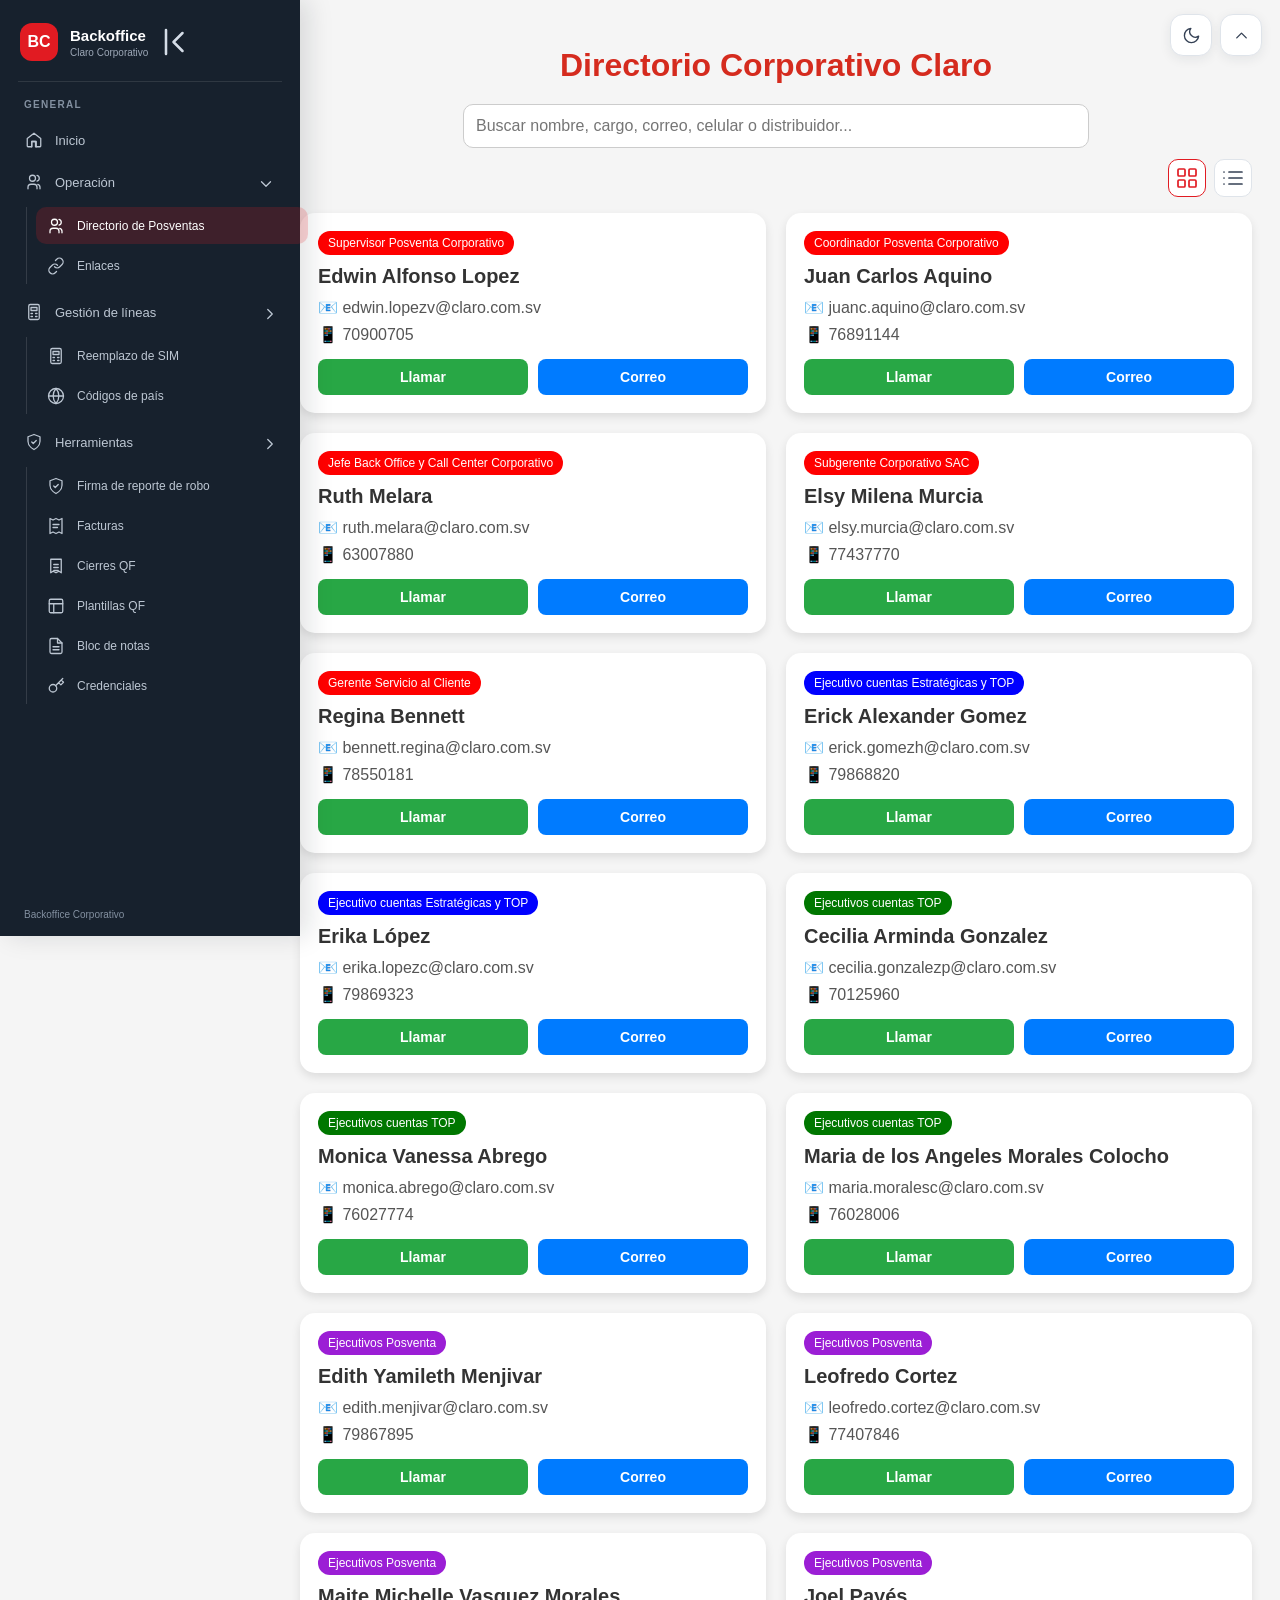
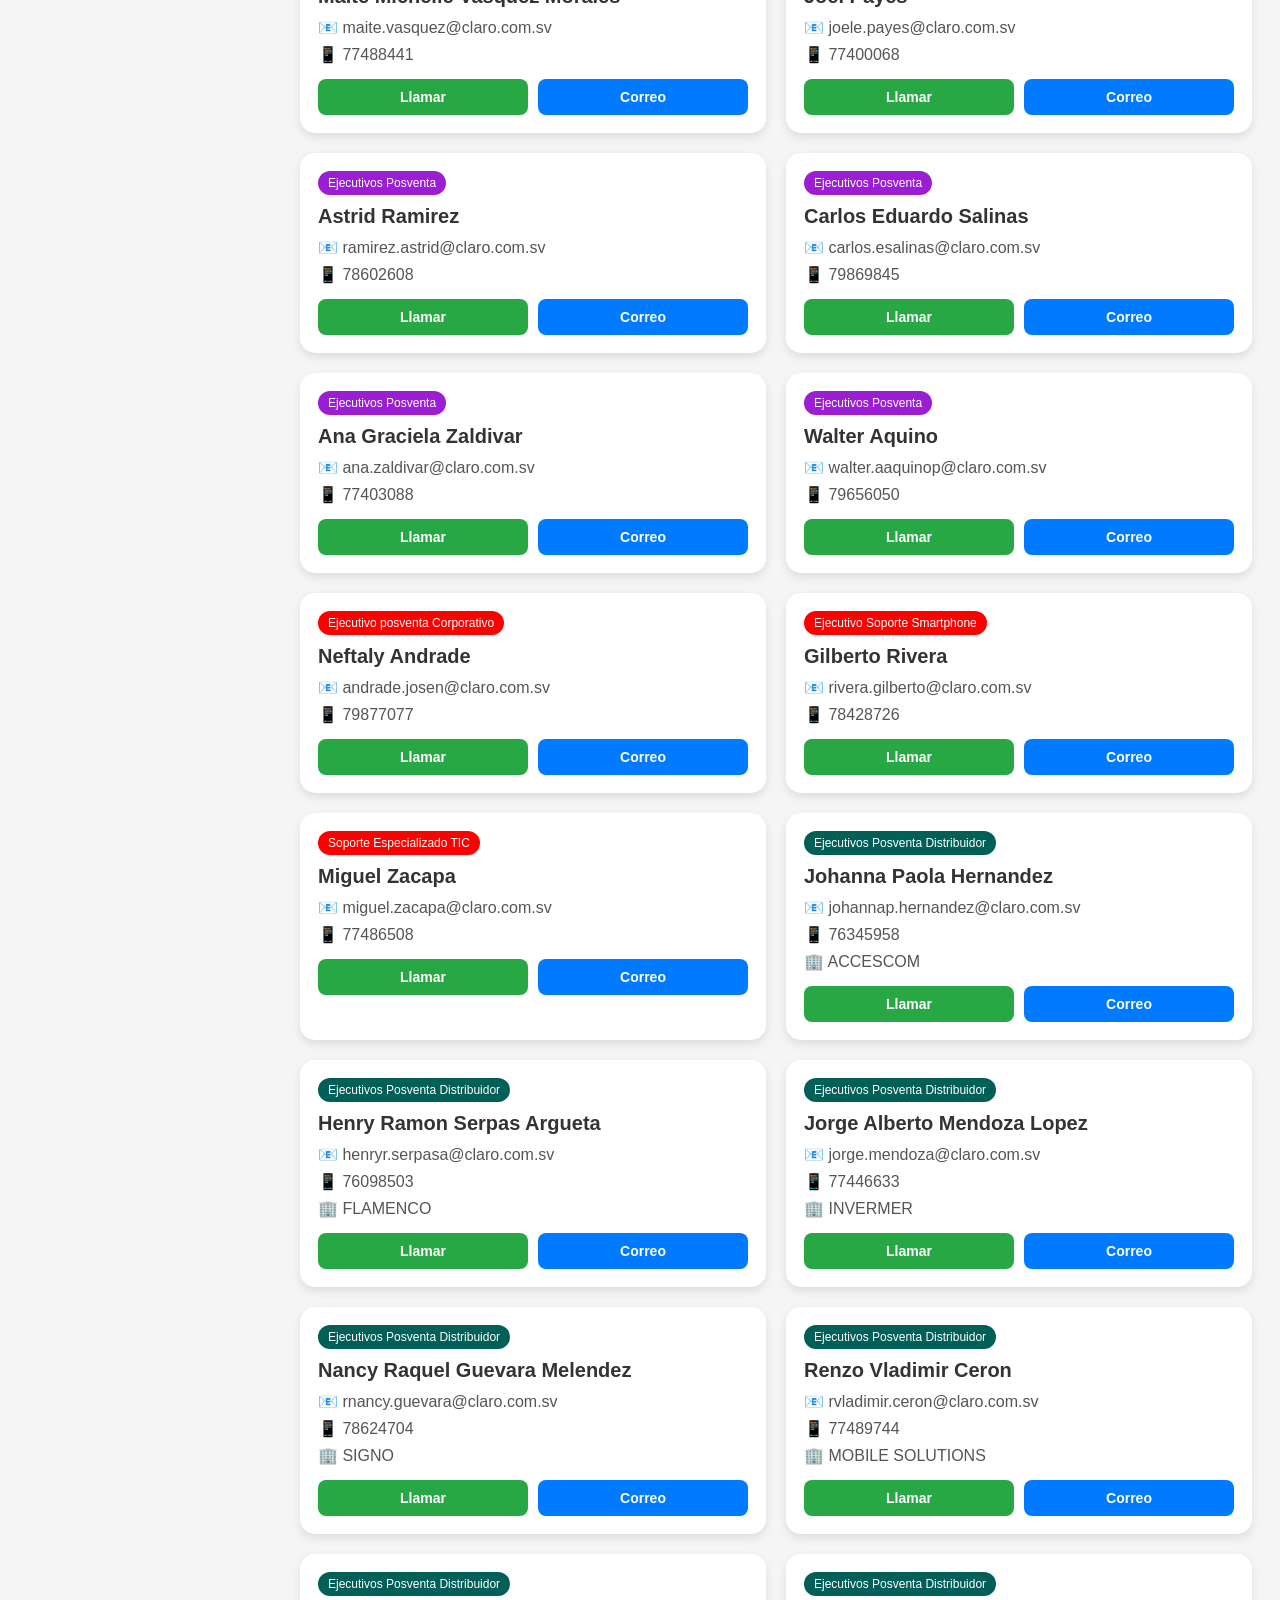
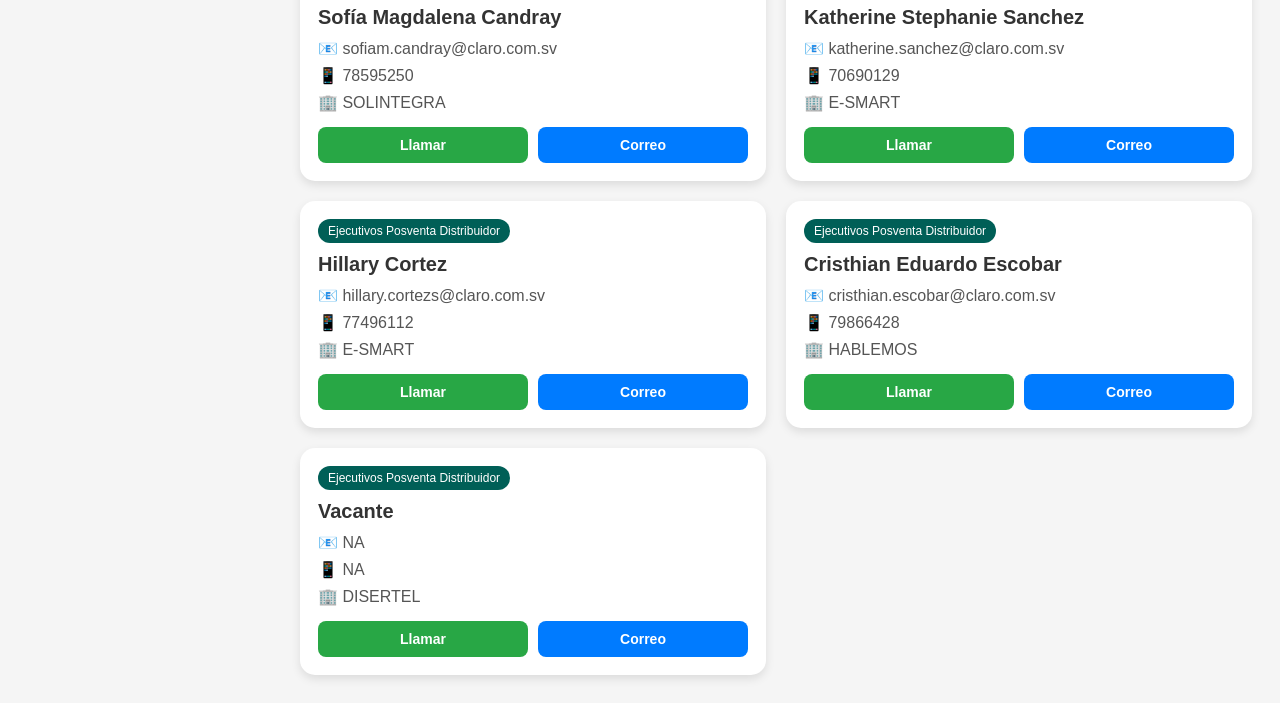
<file: directorio_posventas.html>
<!DOCTYPE html>
<html lang="es">
<head>
<meta charset="UTF-8">
<meta name="viewport" content="width=device-width, initial-scale=1.0">
<title>Directorio Corporativo Claro</title>
  <link rel="stylesheet" href="sidebar.css">
  <script src="sidebar.js" defer></script>
<style>

body{
    font-family: Arial, sans-serif;
    margin:20px;
    background:#f5f5f5;
}

h1{
    text-align:center;
    color:#d52b1e;
    margin-bottom:20px;
}

#buscador{
    width:100%;
    max-width:600px;
    margin:0 auto 25px;
    display:block;
    padding:12px;
    border:1px solid #ccc;
    border-radius:10px;
    font-size:16px;
}

.contenedor{
    display:grid;
    grid-template-columns:repeat(auto-fill,minmax(320px,1fr));
    gap:20px;
}

.card{
    background:#fff;
    border-radius:15px;
    padding:18px;
    box-shadow:0 4px 10px rgba(0,0,0,0.1);
    transition:0.3s;
}

.card:hover{
    transform:translateY(-5px);
}

.segmento{
    background:#ff0000;
    color:white;
    display:inline-block;
    padding:5px 10px;
    border-radius:20px;
    font-size:12px;
    margin-bottom:10px;
}

.segmento2{
    background:#0000ff;
    color:white;
    display:inline-block;
    padding:5px 10px;
    border-radius:20px;
    font-size:12px;
    margin-bottom:10px;
}

.segmento3{
    background:#007700;
    color:white;
    display:inline-block;
    padding:5px 10px;
    border-radius:20px;
    font-size:12px;
    margin-bottom:10px;
}

.segmento4{
    background:#9b1ed5;
    color:white;
    display:inline-block;
    padding:5px 10px;
    border-radius:20px;
    font-size:12px;
    margin-bottom:10px;
}

.segmento5{
    background:#005f57;
    color:white;
    display:inline-block;
    padding:5px 10px;
    border-radius:20px;
    font-size:12px;
    margin-bottom:10px;
}

.nombre{
    font-size:20px;
    font-weight:bold;
    color:#333;
    margin-bottom:10px;
}

.info{
    margin-bottom:8px;
    color:#555;
}

.botones{
    margin-top:15px;
    display:flex;
    gap:10px;
}

.btn{
    flex:1;
    text-align:center;
    color:white;
    text-decoration:none;
    padding:10px;
    border-radius:8px;
    font-size:14px;
    font-weight:bold;
}

.llamar{
    background:#28a745;
}

.correo{
    background:#007bff;
}
</style>
</head>

<body>
<h1>Directorio Corporativo Claro</h1>

<input
type="text"
id="buscador"
placeholder="Buscar nombre, cargo, correo, celular o distribuidor...">

<div class="contenedor" id="contenedor">

    <!-- CONTACTO -->
    <div class="card">
        <div class="segmento">Supervisor Posventa Corporativo</div>

        <div class="nombre">Edwin Alfonso Lopez</div>

        <div class="info">📧 edwin.lopezv@claro.com.sv</div>

        <div class="info">📱 70900705</div>

        <div class="botones">
            <a href="tel:70900705" class="btn llamar">Llamar</a>
            <a href="mailto:edwin.lopezv@claro.com.sv" class="btn correo">Correo</a>
        </div>
    </div>

    <!-- CONTACTO -->
    <div class="card">
        <div class="segmento">Coordinador Posventa Corporativo</div>

        <div class="nombre">Juan Carlos Aquino</div>

        <div class="info">📧 juanc.aquino@claro.com.sv</div>

        <div class="info">📱 76891144</div>

        <div class="botones">
            <a href="tel:76891144" class="btn llamar">Llamar</a>
            <a href="mailto:juanc.aquino@claro.com.sv" class="btn correo">Correo</a>
        </div>
    </div>

    <!-- CONTACTO -->
    <div class="card">
        <div class="segmento">Jefe Back Office y Call Center Corporativo</div>

        <div class="nombre">Ruth Melara</div>

        <div class="info">📧 ruth.melara@claro.com.sv</div>

        <div class="info">📱 63007880</div>

        <div class="botones">
            <a href="tel:63007880" class="btn llamar">Llamar</a>
            <a href="mailto:ruth.melara@claro.com.sv" class="btn correo">Correo</a>
        </div>
    </div>

    <!-- CONTACTO -->
    <div class="card">
        <div class="segmento">Subgerente Corporativo SAC</div>

        <div class="nombre">Elsy Milena Murcia</div>

        <div class="info">📧 elsy.murcia@claro.com.sv</div>

        <div class="info">📱 77437770</div>

        <div class="botones">
            <a href="tel:77437770" class="btn llamar">Llamar</a>
            <a href="mailto:elsy.murcia@claro.com.sv" class="btn correo">Correo</a>
        </div>
    </div>

    <!-- CONTACTO -->
    <div class="card">
        <div class="segmento">Gerente Servicio al Cliente</div>

        <div class="nombre">Regina Bennett</div>

        <div class="info">📧 bennett.regina@claro.com.sv</div>

        <div class="info">📱 78550181</div>

        <div class="botones">
            <a href="tel:78550181" class="btn llamar">Llamar</a>
            <a href="mailto:bennett.regina@claro.com.sv" class="btn correo">Correo</a>
        </div>
    </div>

    <!-- CONTACTO -->
    <div class="card">
        <div class="segmento2">Ejecutivo cuentas Estratégicas y TOP</div>

        <div class="nombre">Erick Alexander Gomez</div>

        <div class="info">📧 erick.gomezh@claro.com.sv</div>

        <div class="info">📱 79868820</div>

        <div class="botones">
            <a href="tel:79868820" class="btn llamar">Llamar</a>
            <a href="mailto:erick.gomezh@claro.com.sv" class="btn correo">Correo</a>
        </div>
    </div>

    <!-- CONTACTO -->
    <div class="card">
        <div class="segmento2">Ejecutivo cuentas Estratégicas y TOP</div>

        <div class="nombre">Erika López</div>

        <div class="info">📧 erika.lopezc@claro.com.sv</div>

        <div class="info">📱 79869323</div>

        <div class="botones">
            <a href="tel:79869323" class="btn llamar">Llamar</a>
            <a href="mailto:erika.lopezc@claro.com.sv" class="btn correo">Correo</a>
        </div>
    </div>

<!-- CONTACTO -->
    <div class="card">
        <div class="segmento3">Ejecutivos cuentas TOP</div>

        <div class="nombre">Cecilia Arminda Gonzalez</div>

        <div class="info">📧 cecilia.gonzalezp@claro.com.sv</div>

        <div class="info">📱 70125960</div>

        <div class="botones">
            <a href="tel:70125960" class="btn llamar">Llamar</a>
            <a href="mailto:cecilia.gonzalezp@claro.com.sv" class="btn correo">Correo</a>
        </div>
    </div>

    <!-- CONTACTO -->
    <div class="card">
        <div class="segmento3">Ejecutivos cuentas TOP</div>

        <div class="nombre">Monica Vanessa Abrego</div>

        <div class="info">📧 monica.abrego@claro.com.sv</div>

        <div class="info">📱 76027774</div>

        <div class="botones">
            <a href="tel:76027774" class="btn llamar">Llamar</a>
            <a href="mailto:monica.abrego@claro.com.sv" class="btn correo">Correo</a>
        </div>
    </div>

    <!-- CONTACTO -->
    <div class="card">
        <div class="segmento3">Ejecutivos cuentas TOP</div>

        <div class="nombre">Maria de los Angeles Morales Colocho</div>

        <div class="info">📧 maria.moralesc@claro.com.sv</div>

        <div class="info">📱 76028006</div>

        <div class="botones">
            <a href="tel:76028006" class="btn llamar">Llamar</a>
            <a href="mailto:maria.moralesc@claro.com.sv" class="btn correo">Correo</a>
        </div>
    </div>

    <!-- CONTACTO -->
    <div class="card">
        <div class="segmento4">Ejecutivos Posventa</div>

        <div class="nombre">Edith Yamileth Menjivar</div>

        <div class="info">📧 edith.menjivar@claro.com.sv</div>

        <div class="info">📱 79867895</div>

        <div class="botones">
            <a href="tel:79867895" class="btn llamar">Llamar</a>
            <a href="mailto:edith.menjivar@claro.com.sv" class="btn correo">Correo</a>
        </div>
    </div>

    <!-- CONTACTO -->
    <div class="card">
        <div class="segmento4">Ejecutivos Posventa</div>

        <div class="nombre">Leofredo Cortez</div>

        <div class="info">📧 leofredo.cortez@claro.com.sv</div>

        <div class="info">📱 77407846</div>

        <div class="botones">
            <a href="tel:77407846" class="btn llamar">Llamar</a>
            <a href="mailto:leofredo.cortez@claro.com.sv" class="btn correo">Correo</a>
        </div>
    </div>

        <!-- CONTACTO -->
    <div class="card">
        <div class="segmento4">Ejecutivos Posventa</div>

        <div class="nombre">Maite Michelle Vasquez Morales</div>

        <div class="info">📧 maite.vasquez@claro.com.sv</div>

        <div class="info">📱 77488441</div>

        <div class="botones">
            <a href="tel:77488441" class="btn llamar">Llamar</a>
            <a href="mailto:maite.vasquez@claro.com.sv" class="btn correo">Correo</a>
        </div>
    </div>

        <!-- CONTACTO -->
    <div class="card">
        <div class="segmento4">Ejecutivos Posventa</div>

        <div class="nombre">Joel Payés</div>

        <div class="info">📧 joele.payes@claro.com.sv</div>

        <div class="info">📱 77400068</div>

        <div class="botones">
            <a href="tel:77400068" class="btn llamar">Llamar</a>
            <a href="mailto:joele.payes@claro.com.sv" class="btn correo">Correo</a>
        </div>
    </div>

        <!-- CONTACTO -->
    <div class="card">
        <div class="segmento4">Ejecutivos Posventa</div>

        <div class="nombre">Astrid Ramirez</div>

        <div class="info">📧 ramirez.astrid@claro.com.sv</div>

        <div class="info">📱 78602608</div>

        <div class="botones">
            <a href="tel:78602608" class="btn llamar">Llamar</a>
            <a href="mailto:ramirez.astrid@claro.com.sv" class="btn correo">Correo</a>
        </div>
    </div>

        <!-- CONTACTO -->
    <div class="card">
        <div class="segmento4">Ejecutivos Posventa</div>

        <div class="nombre">Carlos Eduardo Salinas</div>

        <div class="info">📧 carlos.esalinas@claro.com.sv</div>

        <div class="info">📱 79869845</div>

        <div class="botones">
            <a href="tel:79869845" class="btn llamar">Llamar</a>
            <a href="mailto:carlos.esalinas@claro.com.sv" class="btn correo">Correo</a>
        </div>
    </div>

        <!-- CONTACTO -->
    <div class="card">
        <div class="segmento4">Ejecutivos Posventa</div>

        <div class="nombre">Ana Graciela Zaldivar</div>

        <div class="info">📧 ana.zaldivar@claro.com.sv</div>

        <div class="info">📱 77403088</div>

        <div class="botones">
            <a href="tel:77403088" class="btn llamar">Llamar</a>
            <a href="mailto:ana.zaldivar@claro.com.sv" class="btn correo">Correo</a>
        </div>
    </div>

            <!-- CONTACTO -->
    <div class="card">
        <div class="segmento4">Ejecutivos Posventa</div>

        <div class="nombre">Walter Aquino</div>

        <div class="info">📧 walter.aaquinop@claro.com.sv</div>

        <div class="info">📱 79656050</div>

        <div class="botones">
            <a href="tel:79656050" class="btn llamar">Llamar</a>
            <a href="mailto:walter.aaquinop@claro.com.sv" class="btn correo">Correo</a>
        </div>
    </div>

                <!-- CONTACTO -->
    <div class="card">
        <div class="segmento">Ejecutivo posventa Corporativo</div>

        <div class="nombre">Neftaly Andrade</div>

        <div class="info">📧 andrade.josen@claro.com.sv</div>

        <div class="info">📱 79877077</div>

        <div class="botones">
            <a href="tel:79877077" class="btn llamar">Llamar</a>
            <a href="mailto:andrade.josen@claro.com.sv" class="btn correo">Correo</a>
        </div>
    </div>

                <!-- CONTACTO -->
    <div class="card">
        <div class="segmento">Ejecutivo Soporte Smartphone</div>

        <div class="nombre">Gilberto Rivera</div>

        <div class="info">📧 rivera.gilberto@claro.com.sv</div>

        <div class="info">📱 78428726</div>

        <div class="botones">
            <a href="tel:78428726" class="btn llamar">Llamar</a>
            <a href="mailto:rivera.gilberto@claro.com.sv" class="btn correo">Correo</a>
        </div>
    </div>

                <!-- CONTACTO -->
    <div class="card">
        <div class="segmento">Soporte Especializado TIC</div>

        <div class="nombre">Miguel Zacapa</div>

        <div class="info">📧 miguel.zacapa@claro.com.sv</div>

        <div class="info">📱 77486508</div>

        <div class="botones">
            <a href="tel:77486508" class="btn llamar">Llamar</a>
            <a href="mailto:miguel.zacapa@claro.com.sv" class="btn correo">Correo</a>
        </div>
    </div>

    <!-- CONTACTO -->
    <div class="card">
        <div class="segmento5">Ejecutivos Posventa Distribuidor</div>

        <div class="nombre">Johanna Paola Hernandez</div>

        <div class="info">📧 johannap.hernandez@claro.com.sv</div>

        <div class="info">📱 76345958</div>

        <div class="info">🏢 ACCESCOM</div>

        <div class="botones">
            <a href="tel:76345958" class="btn llamar">Llamar</a>
            <a href="mailto:johannap.hernandez@claro.com.sv" class="btn correo">Correo</a>
        </div>
    </div>

    <!-- CONTACTO -->
    <div class="card">
        <div class="segmento5">Ejecutivos Posventa Distribuidor</div>

        <div class="nombre">Henry Ramon Serpas Argueta</div>

        <div class="info">📧 henryr.serpasa@claro.com.sv</div>

        <div class="info">📱 76098503</div>

        <div class="info">🏢 FLAMENCO</div>

        <div class="botones">
            <a href="tel:76098503" class="btn llamar">Llamar</a>
            <a href="mailto:henryr.serpasa@claro.com.sv" class="btn correo">Correo</a>
        </div>
    </div>

    <!-- CONTACTO -->
    <div class="card">
        <div class="segmento5">Ejecutivos Posventa Distribuidor</div>

        <div class="nombre">Jorge Alberto Mendoza Lopez</div>

        <div class="info">📧 jorge.mendoza@claro.com.sv</div>

        <div class="info">📱 77446633</div>

        <div class="info">🏢 INVERMER</div>

        <div class="botones">
            <a href="tel:77446633" class="btn llamar">Llamar</a>
            <a href="mailto:jorge.mendoza@claro.com.sv" class="btn correo">Correo</a>
        </div>
    </div>

    <!-- CONTACTO -->
    <div class="card">
        <div class="segmento5">Ejecutivos Posventa Distribuidor</div>

        <div class="nombre">Nancy Raquel Guevara Melendez</div>

        <div class="info">📧 rnancy.guevara@claro.com.sv</div>

        <div class="info">📱 78624704</div>

        <div class="info">🏢 SIGNO</div>

        <div class="botones">
            <a href="tel:78624704" class="btn llamar">Llamar</a>
            <a href="mailto:rnancy.guevara@claro.com.sv" class="btn correo">Correo</a>
        </div>
    </div>

    <!-- CONTACTO -->
    <div class="card">
        <div class="segmento5">Ejecutivos Posventa Distribuidor</div>

        <div class="nombre">Renzo Vladimir Ceron</div>

        <div class="info">📧 rvladimir.ceron@claro.com.sv</div>

        <div class="info">📱 77489744</div>

        <div class="info">🏢 MOBILE SOLUTIONS</div>

        <div class="botones">
            <a href="tel:77446344" class="btn llamar">Llamar</a>
            <a href="mailto:rvladimir.ceron@claro.com.sv" class="btn correo">Correo</a>
        </div>
    </div>

    <!-- CONTACTO -->
    <div class="card">
        <div class="segmento5">Ejecutivos Posventa Distribuidor</div>

        <div class="nombre">Sofía Magdalena Candray</div>

        <div class="info">📧 sofiam.candray@claro.com.sv</div>

        <div class="info">📱 78595250</div>

        <div class="info">🏢 SOLINTEGRA</div>

        <div class="botones">
            <a href="tel:76098503" class="btn llamar">Llamar</a>
            <a href="mailto:sofiam.candray@claro.com.sv" class="btn correo">Correo</a>
        </div>
    </div>

    <div class="card">
        <div class="segmento5">Ejecutivos Posventa Distribuidor</div>

        <div class="nombre">Katherine Stephanie Sanchez</div>

        <div class="info">📧 katherine.sanchez@claro.com.sv</div>

        <div class="info">📱 70690129</div>

        <div class="info">🏢 E-SMART</div>

        <div class="botones">
            <a href="tel:70690129" class="btn llamar">Llamar</a>
            <a href="mailto:katherine.sanchez@claro.com.sv" class="btn correo">Correo</a>
        </div>
    </div>

    <div class="card">
        <div class="segmento5">Ejecutivos Posventa Distribuidor</div>

        <div class="nombre">Hillary Cortez</div>

        <div class="info">📧 hillary.cortezs@claro.com.sv</div>

        <div class="info">📱 77496112</div>

        <div class="info">🏢 E-SMART</div>

        <div class="botones">
            <a href="tel:77496112" class="btn llamar">Llamar</a>
            <a href="mailto:hillary.cortezs@claro.com.sv" class="btn correo">Correo</a>
        </div>
    </div>

    <div class="card">
        <div class="segmento5">Ejecutivos Posventa Distribuidor</div>

        <div class="nombre">Cristhian Eduardo Escobar</div>

        <div class="info">📧 cristhian.escobar@claro.com.sv</div>

        <div class="info">📱 79866428</div>

        <div class="info">🏢 HABLEMOS</div>

        <div class="botones">
            <a href="tel:79866428" class="btn llamar">Llamar</a>
            <a href="mailto:cristhian.escobar@claro.com.sv" class="btn correo">Correo</a>
        </div>
    </div>

    <div class="card">
        <div class="segmento5">Ejecutivos Posventa Distribuidor</div>

        <div class="nombre">Vacante</div>

        <div class="info">📧 NA</div>

        <div class="info">📱 NA</div>

        <div class="info">🏢 DISERTEL</div>

        <div class="botones">
            <a href="tel:" class="btn llamar">Llamar</a>
            <a href="mailto:" class="btn correo">Correo</a>
        </div>
    </div>

</div>

<script>

const buscador = document.getElementById("buscador");

buscador.addEventListener("keyup", () => {

    const filtro = buscador.value.toLowerCase();

    const cards = document.querySelectorAll(".card");

    cards.forEach(card => {

        const texto = card.textContent.toLowerCase();

        card.style.display =
            texto.includes(filtro)
            ? "block"
            : "none";
    });

});

</script>

</body>
</html>
</file>
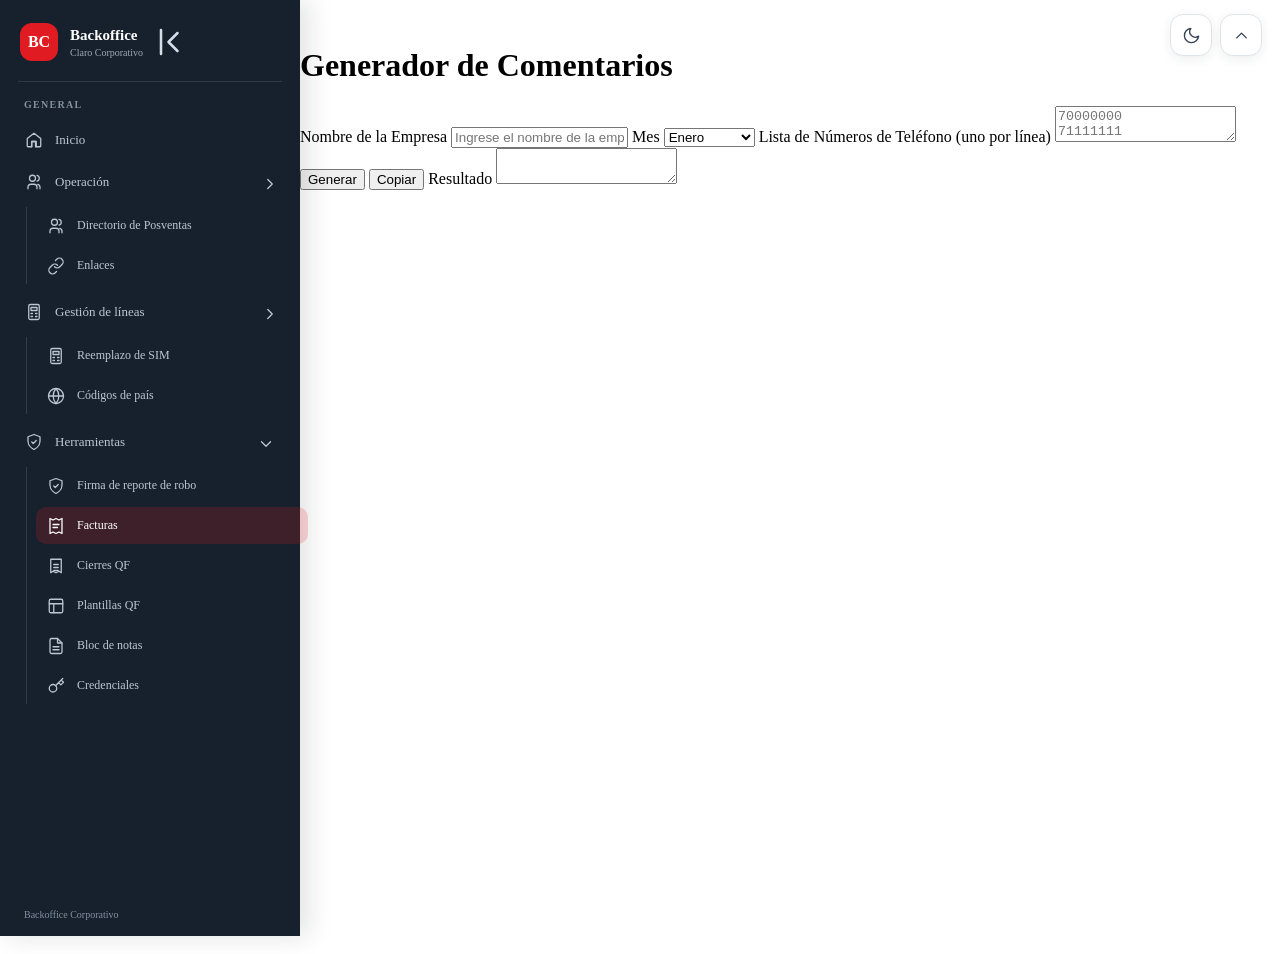
<file: facturas.html>
<!DOCTYPE html>
<html lang="es">
<head>
<meta charset="UTF-8">
<meta name="viewport" content="width=device-width, initial-scale=1.0">
<title>Generador de Comentarios de Factura</title>
  <link rel="stylesheet" href="sidebar.css">
  <script src="sidebar.js" defer></script>   
</head>
<body>
<div class="contenedor">
    <h1>Generador de Comentarios</h1>

    <label>Nombre de la Empresa</label>
    <input type="text" id="empresa" placeholder="Ingrese el nombre de la empresa">

    <label>Mes</label>
    <select id="mes">
        <option>Enero</option>
        <option>Febrero</option>
        <option>Marzo</option>
        <option>Abril</option>
        <option>Mayo</option>
        <option>Junio</option>
        <option>Julio</option>
        <option>Agosto</option>
        <option>Septiembre</option>
        <option>Octubre</option>
        <option>Noviembre</option>
        <option>Diciembre</option>
    </select>

    <label>Lista de Números de Teléfono (uno por línea)</label>
    <textarea id="telefonos" placeholder="70000000&#10;71111111&#10;72222222"></textarea>

    <button class="generar" onclick="generarComentarios()">Generar</button>
    <button class="copiar" onclick="copiarResultado()">Copiar</button>

    <label>Resultado</label>
    <textarea id="resultado" readonly></textarea>
</div>

<script>
function generarComentarios() {
    const empresa = document.getElementById("empresa").value.trim();
    const mes = document.getElementById("mes").value;
    const telefonos = document.getElementById("telefonos").value
        .split("\n")
        .map(t => t.trim())
        .filter(t => t !== "");

    const comentarios = telefonos.map(tel =>
        `${tel}-${empresa}-${mes}`
    );

    document.getElementById("resultado").value =
        comentarios.join("\n");
}

function copiarResultado() {
    const resultado = document.getElementById("resultado");

    resultado.select();
    resultado.setSelectionRange(0, 99999);

    navigator.clipboard.writeText(resultado.value);

    alert("Comentarios copiados al portapapeles");
}
</script>

</body>
</html>
</file>
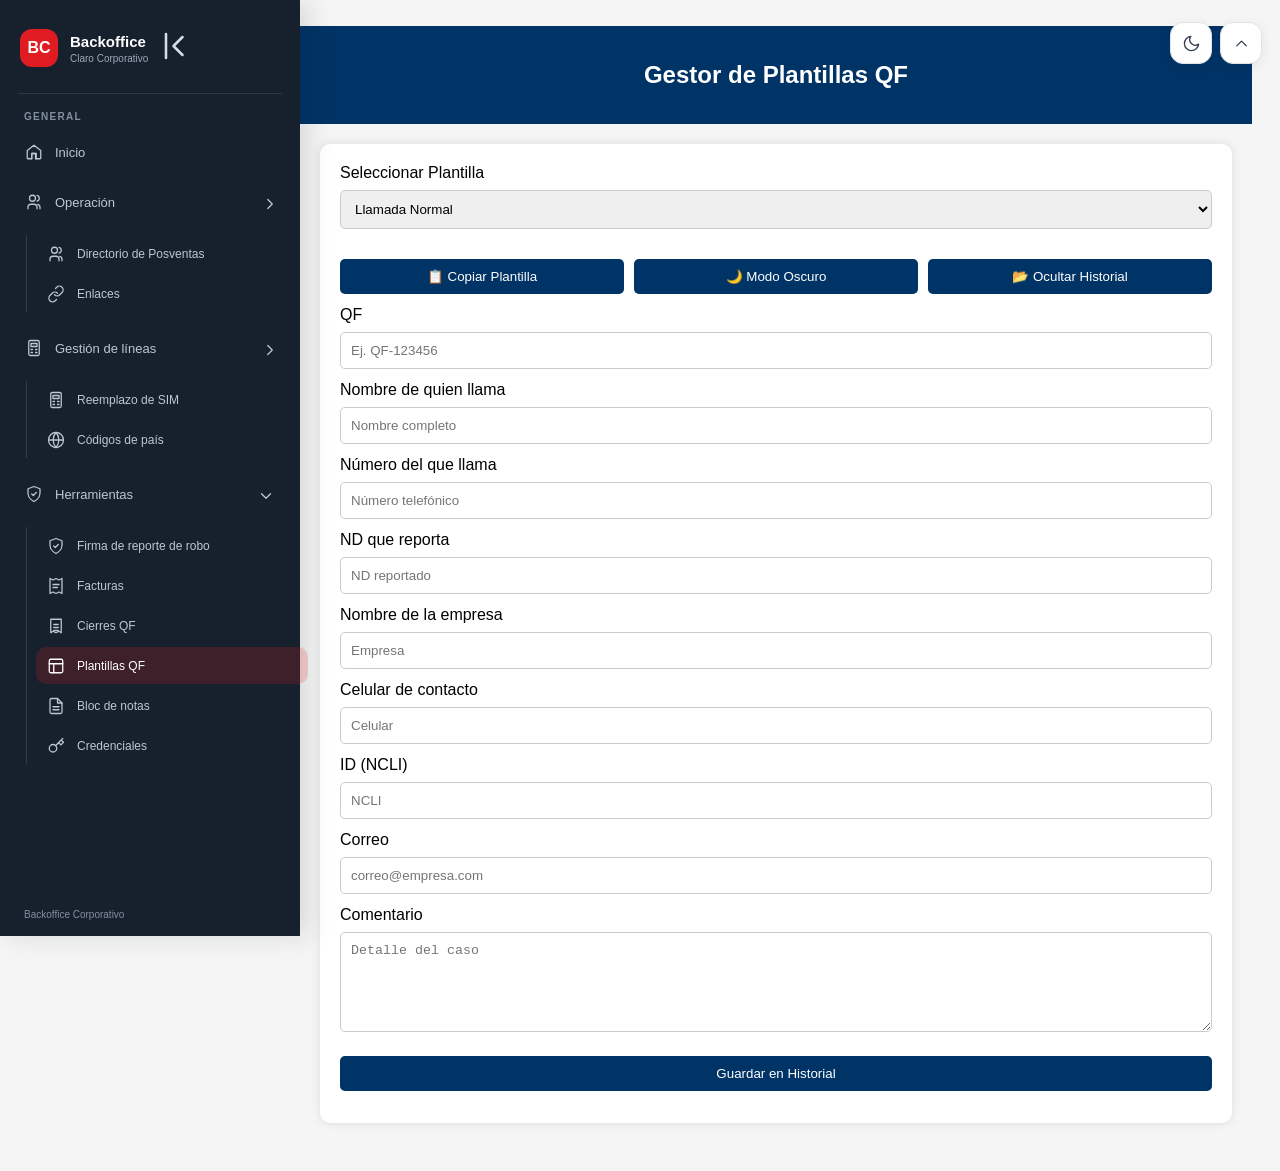
<file: plantillas.html>
<!DOCTYPE html>
<html lang="es">
<head>
<meta charset="UTF-8">
<meta name="viewport" content="width=device-width, initial-scale=1.0">
<title>Gestor de Plantillas QF</title>
  <link rel="stylesheet" href="sidebar.css">
  <script src="sidebar.js" defer></script>
<style>
body{
    font-family: Arial, sans-serif;
    margin:0;
    background:#f5f5f5;
}

header{
    background:#003366;
    color:white;
    padding:15px;
    text-align:center;
}

.container{
    max-width:1200px;
    margin:auto;
    padding:20px;
}

.card{
    background:white;
    padding:20px;
    border-radius:10px;
    box-shadow:0 0 10px rgba(0,0,0,.1);
}

select,input,textarea,button{
    width:100%;
    margin-top:8px;
    margin-bottom:12px;
    padding:10px;
    border:1px solid #ccc;
    border-radius:5px;
    box-sizing:border-box;
}

textarea{
    min-height:100px;
}

button{
    cursor:pointer;
    background:#003366;
    color:white;
    border:none;
}

button:hover{
    background:#0056b3;
}

.historial-item{
    border:1px solid #ddd;
    padding:10px;
    margin-bottom:10px;
    border-radius:5px;
}

.historial-item button{
    margin-top:5px;
}

.actions{
    display:flex;
    gap:5px;
}

.actions button{
    flex:1;
}

.dark-mode{
    background:#121212;
    color:#ffffff;
}

.dark-mode .card{
    background:#1e1e1e;
    color:white;
}

.dark-mode input,
.dark-mode textarea,
.dark-mode select{
    background:#2b2b2b;
    color:white;
    border:1px solid #555;
}

.dark-mode button{
    background:#0d6efd;
}

.oculto{
    display:none;
}
</style>
</head>
<body>

<header>
<h2>Gestor de Plantillas QF</h2>
</header>

<div class="container">

<div class="card">

<label>Seleccionar Plantilla</label>
<select id="plantillaSelector">
    <option value="llamada">Llamada Normal</option>
    <option value="ticket">Ticket</option>
    <option value="cierre">Cierre Service Manager</option>
</select>

<div style="display:flex;gap:10px;margin-top:10px;">
    <button type="button" onclick="copiarPlantilla()">
        📋 Copiar Plantilla
    </button>

    <button type="button" onclick="toggleDarkMode()">
        🌙 Modo Oscuro
    </button>

    <button type="button" onclick="toggleHistorial()">
        📂 Ocultar Historial
    </button>
</div>

<form id="formulario"></form>

<button onclick="guardarPlantilla()">
Guardar en Historial
</button>

</div>

<div class="card oculto" id="panelHistorial">
<h3>Historial</h3>
<div id="historial"></div>
</div>

</div>

<script>

const plantillas = {

llamada: [
["qf","QF","Ej. QF-123456"],
["nombre","Nombre de quien llama","Nombre completo"],
["numero","Número del que llama","Número telefónico"],
["nd","ND que reporta","ND reportado"],
["empresa","Nombre de la empresa","Empresa"],
["celular","Celular de contacto","Celular"],
["id","ID (NCLI)","NCLI"],
["correo","Correo","correo@empresa.com"],
["comentario","Comentario","Detalle del caso",true]
],

ticket: [
["ticket","Id Ticket","Número de ticket"],
["asunto","Asunto","Asunto del ticket"],
["usuario","Usuario","Usuario"],
["qf","QF","Ej. QF-123456"],
["medio","Medio de contacto","Ticketera 360"],
["empresa","Nombre de empresa","Empresa"],
["solicita","Nombre de quien solicita","Nombre"],
["correo","Correo","correo@empresa.com"],
["nd","ND del inconveniente","ND"],
["contactos","Contactos","Información de contacto"],
["solicitud","Solicita","Descripción"],
["comentario","Comentario","Detalle",true]
],

cierre: [
["nombre","Nombre de quien llama","Nombre"],
["nd","ND que reporta","ND"],
["empresa","Nombre de la empresa","Empresa"],
["sd","SD","SD"],
["f","F","F"],
["celular","Celular de contacto","Número"],
["correo","Correo","correo@empresa.com"],
["comentario","Comentario","Detalle",true],
["qf","QF","Número QF"]
]

};

let datosTemporales = {
llamada:{},
ticket:{},
cierre:{}
};

const form = document.getElementById("formulario");
const selector = document.getElementById("plantillaSelector");

function guardarTemporal(){

const actual = selector.value;

const inputs = form.querySelectorAll("input, textarea");

datosTemporales[actual]={};

inputs.forEach(i=>{
datosTemporales[actual][i.name]=i.value;
});

}

function cargarFormulario(tipo){

form.innerHTML="";

plantillas[tipo].forEach(campo=>{

const label = document.createElement("label");
label.textContent = campo[1];

let input;

if(campo[3]){
input = document.createElement("textarea");
}else{
input = document.createElement("input");
}

input.name = campo[0];
input.placeholder = campo[2];

if(datosTemporales[tipo][campo[0]]){
input.value = datosTemporales[tipo][campo[0]];
}

input.addEventListener("input",guardarTemporal);

form.appendChild(label);
form.appendChild(input);

});

if(tipo==="cierre"){

const texto=document.createElement("p");

texto.innerHTML=
`<strong>
SE PROCEDE CON CIERRE DE TICKET POR PÉRDIDA DE FLUJO QF-${datosTemporales.cierre.qf || ""}
</strong>`;

form.appendChild(texto);

}
}

selector.addEventListener("change",()=>{

guardarTemporal();
cargarFormulario(selector.value);

});

cargarFormulario("llamada");

function guardarPlantilla(){

guardarTemporal();

const tipo = selector.value;

const historial =
JSON.parse(localStorage.getItem("historialPlantillas")) || [];

historial.unshift({
id: Date.now(),
tipo: tipo,
datos: {...datosTemporales[tipo]},
fecha: new Date().toLocaleString()
});

localStorage.setItem(
"historialPlantillas",
JSON.stringify(historial)
);

mostrarHistorial();

alert("Plantilla guardada");
}

function mostrarHistorial(){

const contenedor =
document.getElementById("historial");

const historial =
JSON.parse(localStorage.getItem("historialPlantillas")) || [];

contenedor.innerHTML="";

historial.forEach(item=>{

const div=document.createElement("div");
div.className="historial-item";

div.innerHTML=`
<b>${item.tipo.toUpperCase()}</b><br>
${item.fecha}
`;

const acciones=document.createElement("div");
acciones.className="actions";

const cargar=document.createElement("button");
cargar.textContent="Cargar";

cargar.onclick=()=>{

datosTemporales[item.tipo] =
{...item.datos};

selector.value=item.tipo;

cargarFormulario(item.tipo);

};

const duplicar=document.createElement("button");
duplicar.textContent="Duplicar";

duplicar.onclick=()=>{

const historialActual =
JSON.parse(localStorage.getItem("historialPlantillas")) || [];

historialActual.unshift({
id:Date.now(),
tipo:item.tipo,
datos:{...item.datos},
fecha:new Date().toLocaleString()
});

localStorage.setItem(
"historialPlantillas",
JSON.stringify(historialActual)
);

mostrarHistorial();

};

const eliminar=document.createElement("button");
eliminar.textContent="Eliminar";

eliminar.onclick=()=>{

const nuevo =
historial.filter(x=>x.id!==item.id);

localStorage.setItem(
"historialPlantillas",
JSON.stringify(nuevo)
);

mostrarHistorial();

};

acciones.appendChild(cargar);
acciones.appendChild(duplicar);
acciones.appendChild(eliminar);

div.appendChild(acciones);

contenedor.appendChild(div);

});

}

mostrarHistorial();

function copiarPlantilla(){

    guardarTemporal();

    const tipo = selector.value;
    const datos = datosTemporales[tipo];

    let texto = "";

    if(tipo==="llamada"){

        texto =
`QF-${datos.qf || ""}

NOMBRE DE QUIEN LLAMA: ${datos.nombre || ""}
NÚMERO DEL QUE LLAMA: ${datos.numero || ""}
ND QUE REPORTA: ${datos.nd || ""}
NOMBRE DE LA EMPRESA: ${datos.empresa || ""}
CELULAR DE CONTACTO: ${datos.celular || ""}
ID (NCLI): ${datos.id || ""}
CORREO: ${datos.correo || ""}
COMENTARIO: ${datos.comentario || ""}`;

    }

    else if(tipo==="ticket"){

        texto =
`Id Ticket: ${datos.ticket || ""}
Asunto: ${datos.asunto || ""}
Usuario: ${datos.usuario || ""}

QF-${datos.qf || ""}

Medio de contacto: Ticketera 360
Nombre de empresa: ${datos.empresa || ""}
Nombre de quien solicita: ${datos.solicita || ""}
Correo: ${datos.correo || ""}
ND del inconveniente: ${datos.nd || ""}
Contactos: ${datos.contactos || ""}
Solicita: ${datos.solicitud || ""}

Comentario:
${datos.comentario || ""}`;
    }

else if(tipo==="cierre"){

texto =
`NOMBRE DE QUIEN LLAMA: ${datos.nombre || ""}
ND QUE REPORTA: ${datos.nd || ""}
NOMBRE DE LA EMPRESA: ${datos.empresa || ""}
SD: ${datos.sd || ""}
F: ${datos.f || ""}
CELULAR DE CONTACTO: ${datos.celular || ""}
CORREO: ${datos.correo || ""}
COMENTARIO: ${datos.comentario || ""}

SE PROCEDE CON CIERRE DE TICKET POR PÉRDIDA DE FLUJO QF-${datos.qf || ""}`;

}

    navigator.clipboard.writeText(texto);

    alert("Plantilla copiada al portapapeles");
}

function toggleDarkMode(){

    document.body.classList.toggle("dark-mode");

    localStorage.setItem(
        "darkMode",
        document.body.classList.contains("dark-mode")
    );
}

if(localStorage.getItem("darkMode")==="true"){
    document.body.classList.add("dark-mode");
}

function toggleHistorial(){

    const panel =
    document.getElementById("panelHistorial");

    panel.classList.toggle("oculto");

}
</script>

</body>
</html>
</file>
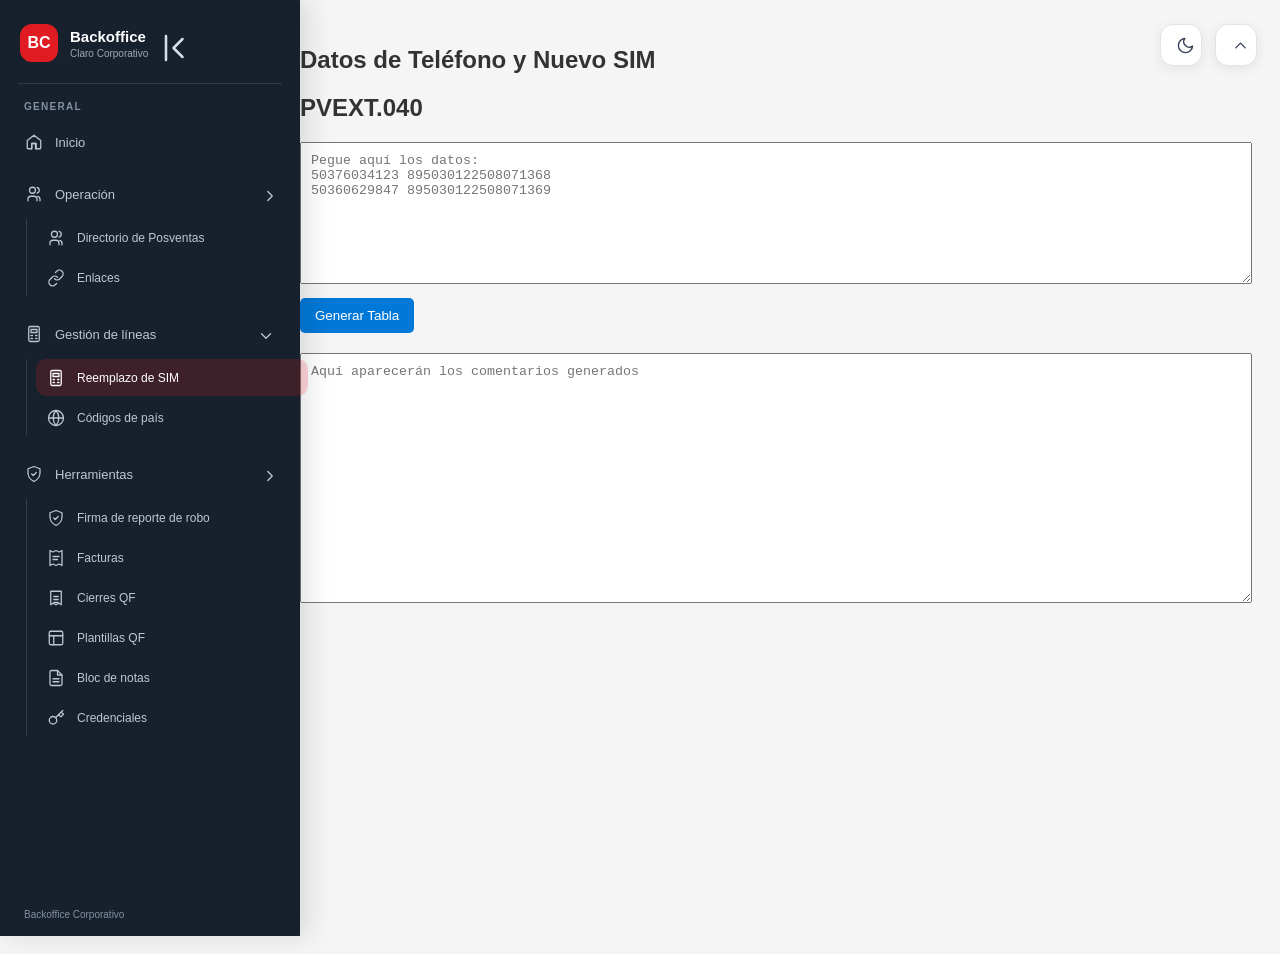
<file: reemplazo_sim.html>
<!DOCTYPE html>
<html lang="es">
<head>
<meta charset="UTF-8">
<meta name="viewport" content="width=device-width, initial-scale=1.0">
<title>Reemplazos de Sim</title>
  <link rel="stylesheet" href="sidebar.css">
  <script src="sidebar.js" defer></script>
<style>

body{
    font-family: Arial, sans-serif;
    margin:20px;
    background:#f5f5f5;
}

h2{
    color:#333;
}

textarea{
    width:100%;
    padding:10px;
    box-sizing:border-box;
}

table{
    width:100%;
    border-collapse:collapse;
    margin-top:20px;
    background:white;
}

th,td{
    border:1px solid #ccc;
    padding:8px;
}

th{
    background:#0078d7;
    color:white;
}

input{
    width:100%;
    padding:6px;
    box-sizing:border-box;
}

button{
    padding:10px 15px;
    margin-top:10px;
    margin-right:5px;
    background:#0078d7;
    color:white;
    border:none;
    border-radius:5px;
    cursor:pointer;
}

button:hover{
    background:#005ea6;
}

#comentarios{
    margin-top:20px;
    height:250px;
}
</style>
</head>
<body>
<h2>Datos de Teléfono y Nuevo SIM</h2>
<h2>PVEXT.040</h2>

<textarea id="datos" rows="8" placeholder="Pegue aquí los datos:
50376034123 895030122508071368
50360629847 895030122508071369"></textarea>

<br>
<button onclick="generarTabla()">Generar Tabla</button>

<div id="contenedorTabla"></div>

<textarea id="comentarios" readonly placeholder="Aquí aparecerán los comentarios generados"></textarea>

<script>

function generarTabla() {

    const texto = document.getElementById("datos").value.trim();

    if(!texto){
        alert("Ingrese información en el área de texto.");
        return;
    }

    const lineas = texto.split("\n");

    let html = `
    <table>
        <thead>
            <tr>
                <th>Teléfono</th>
                <th>Nuevo SIM</th>
                <th>SIM Anterior</th>
            </tr>
        </thead>
        <tbody>
    `;

    lineas.forEach(linea => {

        const partes = linea.trim().split(/\s+/);

        if(partes.length >= 2){

            html += `
            <tr>
                <td>${partes[0]}</td>
                <td>${partes[1]}</td>
                <td>
                    <input type="text" class="simAnterior">
                </td>
            </tr>
            `;
        }
    });

    html += `
        </tbody>
    </table>

    <button onclick="generarComentarios()">
        Generar Comentarios
    </button>
    `;

    document.getElementById("contenedorTabla").innerHTML = html;
}

function generarComentarios(){

    const filas = document.querySelectorAll("tbody tr");

    let resultado = [];

    filas.forEach(fila => {

        const telefono = fila.cells[0].innerText;
        const nuevoSim = fila.cells[1].innerText;
        const simAnterior = fila.querySelector(".simAnterior").value.trim();

        if(simAnterior !== ""){
            resultado.push(
                `Se realiza reemplazo de SIM al número ${telefono} con nuevo SIM ${nuevoSim} y se retira anterior SIM ${simAnterior}`
            );
        }
    });

    document.getElementById("comentarios").value = resultado.join("\n");
}

</script>

</body>
</html>
</file>
<file: sidebar.css>
/* Navegación compartida del Backoffice Corporativo */
:root{--bo-sidebar-wide:272px;--bo-sidebar-slim:84px;--bo-sidebar-current:var(--bo-sidebar-wide);--bo-red:#e11b22;--bo-ink:#202936;--bo-muted:#9da8b7;--bo-panel:#17212d}
body.bo-sidebar-page{margin:0!important;min-height:100vh;padding:26px 28px 28px calc(var(--bo-sidebar-current) + 28px)!important;transition:padding-left .25s ease,background .2s ease,color .2s ease}
body.bo-sidebar-page.bo-sidebar-collapsed{--bo-sidebar-current:var(--bo-sidebar-slim)}
#bo-sidebar{position:fixed;z-index:1000;inset:0 auto 0 0;display:flex;flex-direction:column;width:var(--bo-sidebar-current);min-height:100vh;padding:20px 14px 16px;color:#fff;background:#17212d;box-shadow:8px 0 24px #10182020;transition:width .25s ease,transform .25s ease}
.bo-brand-row{display:flex;align-items:center;gap:12px;min-height:44px;padding:0 6px}.bo-brand-mark{display:grid;place-items:center;flex:0 0 38px;width:38px;height:38px;border-radius:12px;color:#fff;background:#e11b22;font-weight:800;text-decoration:none}.bo-brand-copy{display:grid;min-width:0}.bo-brand-name{color:#fff;font-size:15px;font-weight:800}.bo-brand-caption{color:#9da8b7;font-size:10px;margin-top:3px}.bo-toggle{display:grid;place-items:center;flex:0 0 36px;width:36px;height:36px;padding:0;border:0;border-radius:10px;color:#d5dde7;background:transparent;cursor:pointer}.bo-toggle:hover,.bo-group-toggle:hover,.bo-nav-link:hover,.bo-sub-link:hover{background:#ffffff12}.bo-sidebar-rule{height:1px;margin:17px 4px;background:#ffffff1a}.bo-nav-label{margin:0 10px 9px;color:#8390a0;font-size:10px;font-weight:700;letter-spacing:.13em;text-transform:uppercase;white-space:nowrap}.bo-nav{display:grid;gap:4px}.bo-nav-link,.bo-sub-link,.bo-group-toggle{display:flex;align-items:center;gap:12px;width:100%;min-height:42px;padding:0 11px;border:0;border-radius:10px;color:#bdc7d3;background:transparent;text-decoration:none;font:inherit;font-size:13px;text-align:left;cursor:pointer}.bo-nav-link[aria-current=page],.bo-sub-link[aria-current=page]{color:#fff;background:#e11b2230}.bo-nav-link svg,.bo-sub-link svg,.bo-group-toggle svg{flex:0 0 18px;width:18px;height:18px;stroke:currentColor}.bo-nav-text{overflow:hidden;text-overflow:ellipsis;white-space:nowrap}.bo-group-toggle .bo-chevron{width:14px;height:14px;margin-left:auto;transition:transform .2s}.bo-group-toggle[aria-expanded=true] .bo-chevron{transform:rotate(90deg)}.bo-submenu{display:grid;gap:3px;margin:4px 0 7px 12px;padding-left:9px;border-left:1px solid #ffffff20}.bo-sub-link{min-height:37px;font-size:12px}.bo-sidebar-footer{margin-top:auto;padding:16px 10px 0;color:#8390a0;font-size:10px}
body.bo-sidebar-collapsed #bo-sidebar{padding-right:11px;padding-left:11px}body.bo-sidebar-collapsed .bo-brand-copy,body.bo-sidebar-collapsed .bo-nav-label,body.bo-sidebar-collapsed .bo-nav-text,body.bo-sidebar-collapsed .bo-sidebar-footer,body.bo-sidebar-collapsed .bo-sidebar-rule{display:none}body.bo-sidebar-collapsed .bo-brand-row{justify-content:center;flex-wrap:wrap}body.bo-sidebar-collapsed .bo-toggle{margin-top:5px}body.bo-sidebar-collapsed .bo-nav-link,body.bo-sidebar-collapsed .bo-group-toggle{justify-content:center;padding:0}body.bo-sidebar-collapsed .bo-submenu{display:none!important}
#bo-mobile-toggle{display:none}#bo-sidebar-backdrop{display:none}.bo-global-actions{position:fixed;z-index:1200;top:14px;right:18px;display:flex;gap:8px}#bo-theme-toggle,#bo-top-button{display:grid;place-items:center;width:42px;height:42px;border:1px solid #dfe4ea;border-radius:13px;color:#344054;background:#fff;box-shadow:0 3px 12px #17212d14;cursor:pointer}#bo-theme-toggle svg,#bo-top-button svg{width:19px;height:19px;stroke:currentColor}.bo-view-controls{display:flex;justify-content:flex-end;gap:8px;margin:-14px 0 16px}.bo-view-button{display:grid;place-items:center;width:38px;height:38px;border:1px solid #dfe4ea;border-radius:10px;color:#344054;background:#fff;cursor:pointer}.bo-view-button.active{border-color:#e11b22;color:#e11b22}
.bo-home-search{display:block;width:min(100%,600px);margin:0 auto 22px;padding:12px 15px;border:1px solid #d0d5dd;border-radius:10px;background:#fff;color:#202936;font:inherit;font-size:15px}.bo-home-search:focus{outline:2px solid #e11b2244;border-color:#e11b22}body.bo-sidebar-page:not(:has(.home-header)) .bo-home-search{display:none!important}
body.bo-dark-theme{color:#e7edf4!important;background:#111827!important}body.bo-dark-theme :is(h1,h2,h3,h4,h5,p,label,li,small,strong,span,.info,.nombre,.section-heading){color:#e7edf4}body.bo-dark-theme :is(.card,.tool-card,.today,.quick-note,.historial-item,.panel,.panel-card,.content-card,.form-container,.container-card){background:#1f2937!important;color:#e7edf4!important;border-color:#374151!important;box-shadow:0 8px 24px #0004}body.bo-dark-theme :is(input,textarea,select){background:#111827!important;color:#f3f4f6!important;border-color:#4b5563!important}body.bo-dark-theme :is(input,textarea,select)::placeholder{color:#9ca3af!important}body.bo-dark-theme :is(a:not(.bo-nav-link):not(.bo-sub-link):not(.bo-brand-mark)){color:#93c5fd}body.bo-dark-theme .tool-card h3,body.bo-dark-theme .tool-card p,body.bo-dark-theme .welcome-copy,body.bo-dark-theme .subtitulo,body.bo-dark-theme .template-description{color:#d1d5db!important}body.bo-dark-theme .segmento,body.bo-dark-theme .segmento2,body.bo-dark-theme .segmento3,body.bo-dark-theme .segmento4,body.bo-dark-theme .segmento5{color:#fff!important}body.bo-dark-theme .menu{background:#0b1220!important}body.bo-dark-theme .menu a{color:#f3f4f6!important}body.bo-dark-theme #bo-theme-toggle,body.bo-dark-theme #bo-top-button,body.bo-dark-theme .bo-view-button{background:#1f2937;color:#e7edf4;border-color:#4b5563}
@media(max-width:760px){body.bo-sidebar-page,body.bo-sidebar-page.bo-sidebar-collapsed{--bo-sidebar-current:0px;padding:76px 15px 20px!important}#bo-sidebar{width:min(292px,86vw);transform:translateX(-105%)}body.bo-sidebar-open #bo-sidebar{transform:translateX(0)}#bo-mobile-toggle{position:fixed;z-index:1201;top:14px;left:14px;display:grid;place-items:center;width:42px;height:42px;border:0;border-radius:12px;color:#fff;background:#17212d;cursor:pointer}#bo-mobile-toggle svg{width:20px;height:20px;stroke:currentColor}body.bo-sidebar-open #bo-sidebar-backdrop{position:fixed;z-index:999;inset:0;display:block;background:#0008}.bo-global-actions{top:14px;right:14px}.bo-view-controls{margin-top:0}}
@media(prefers-reduced-motion:reduce){#bo-sidebar,body.bo-sidebar-page,.bo-nav-link,.bo-chevron,#bo-theme-toggle,#bo-top-button{transition:none}}
</file>
